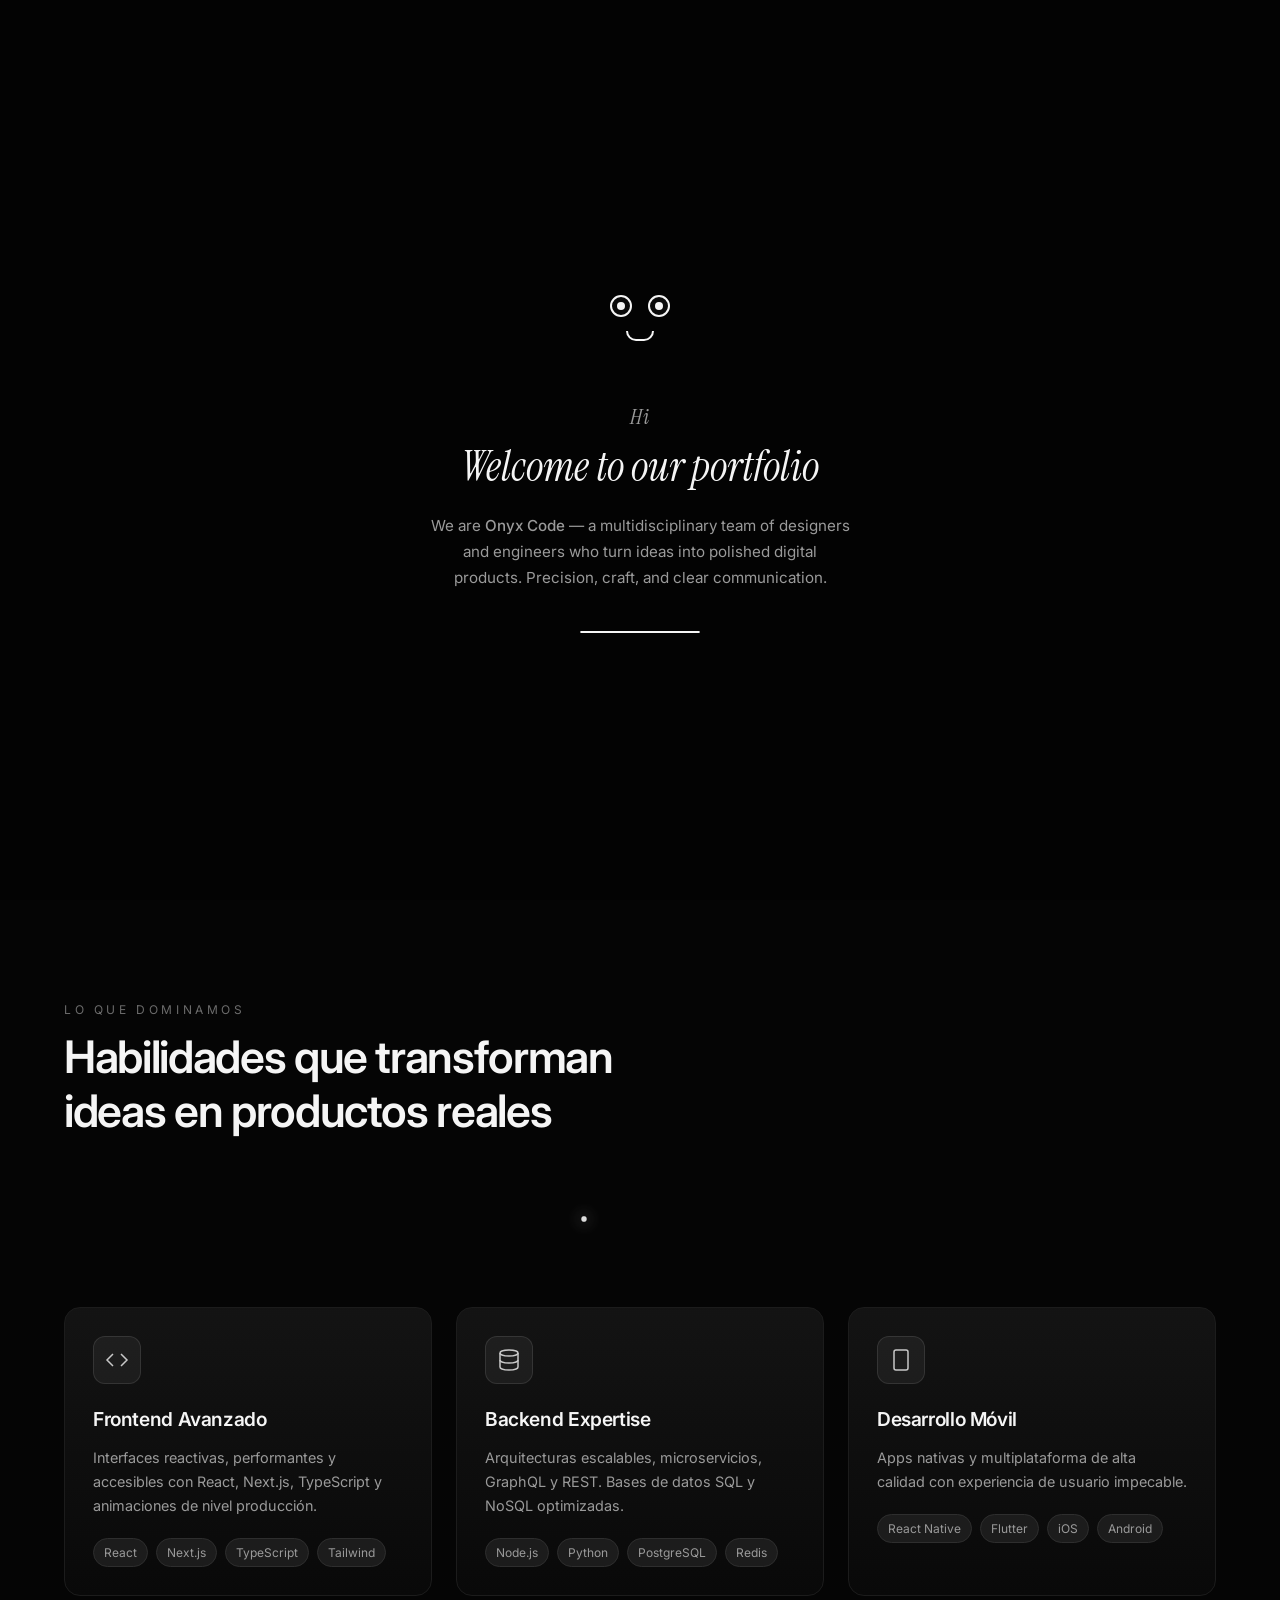
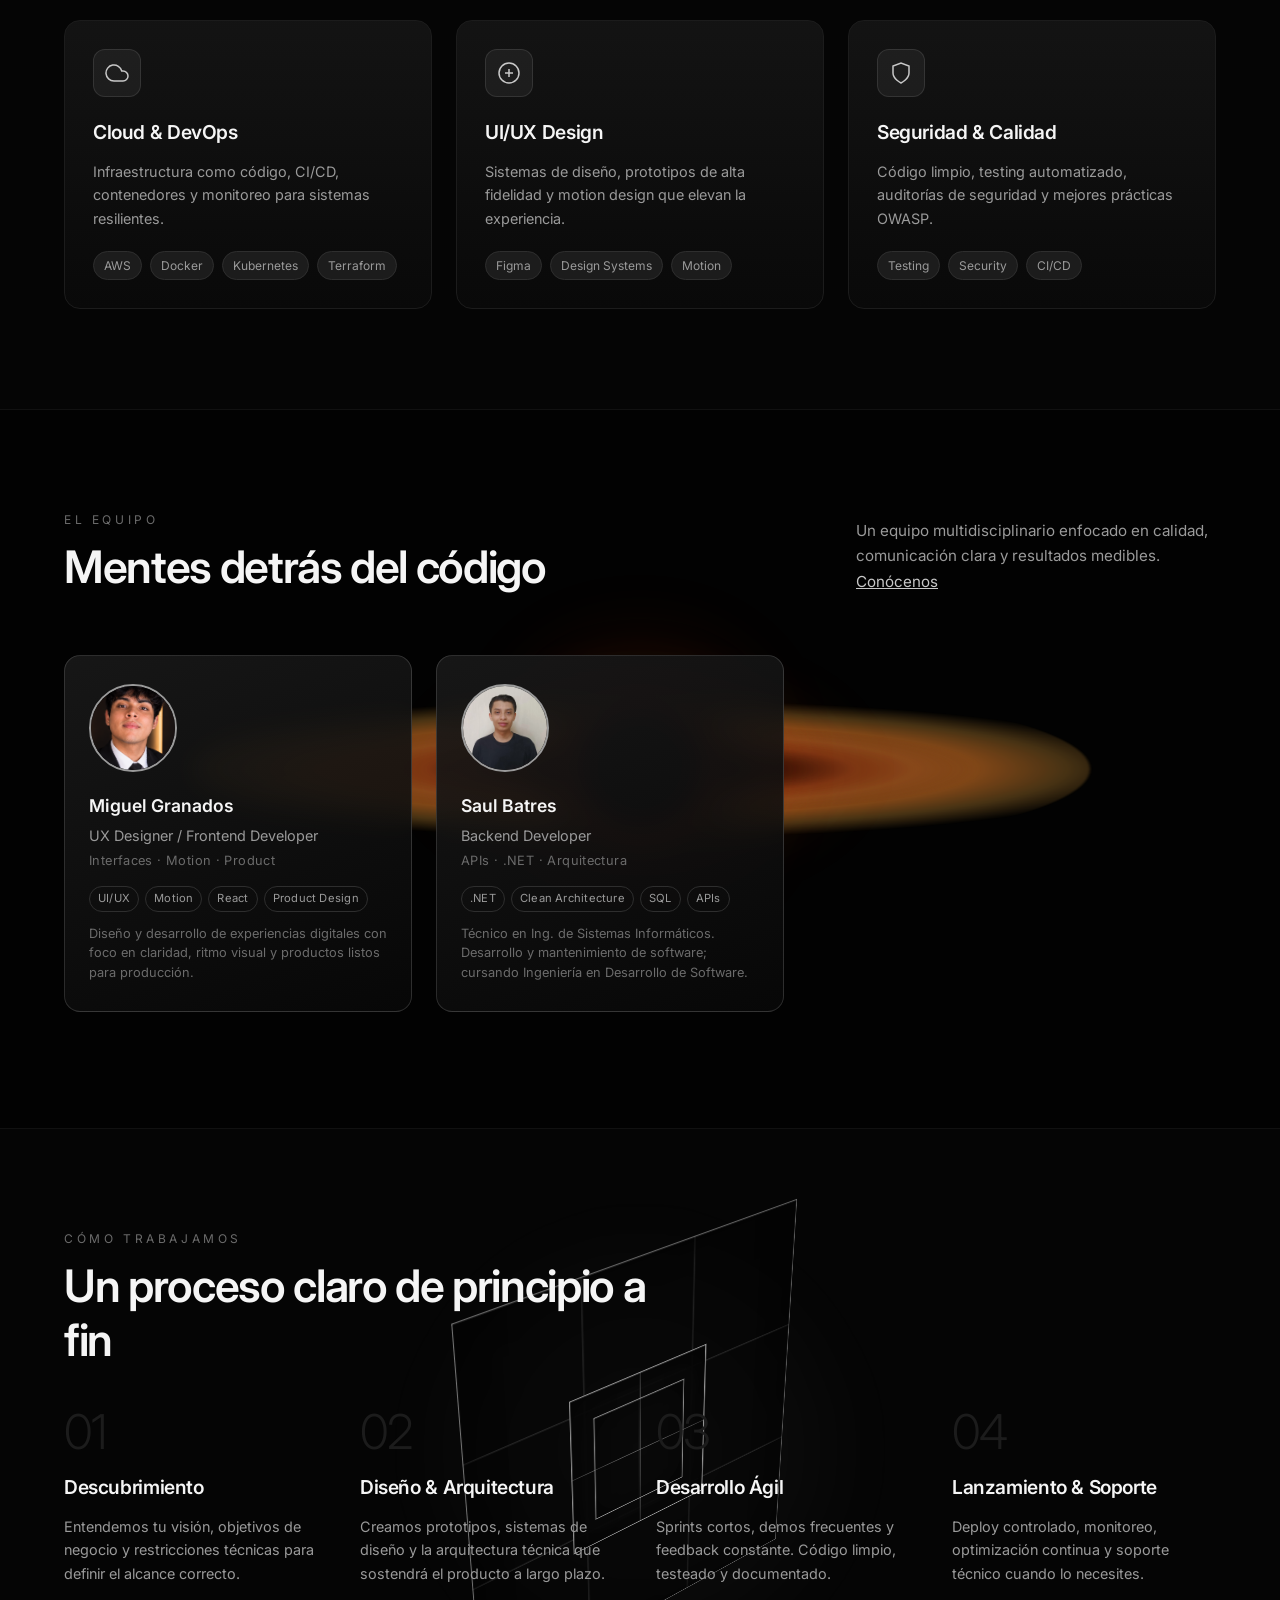
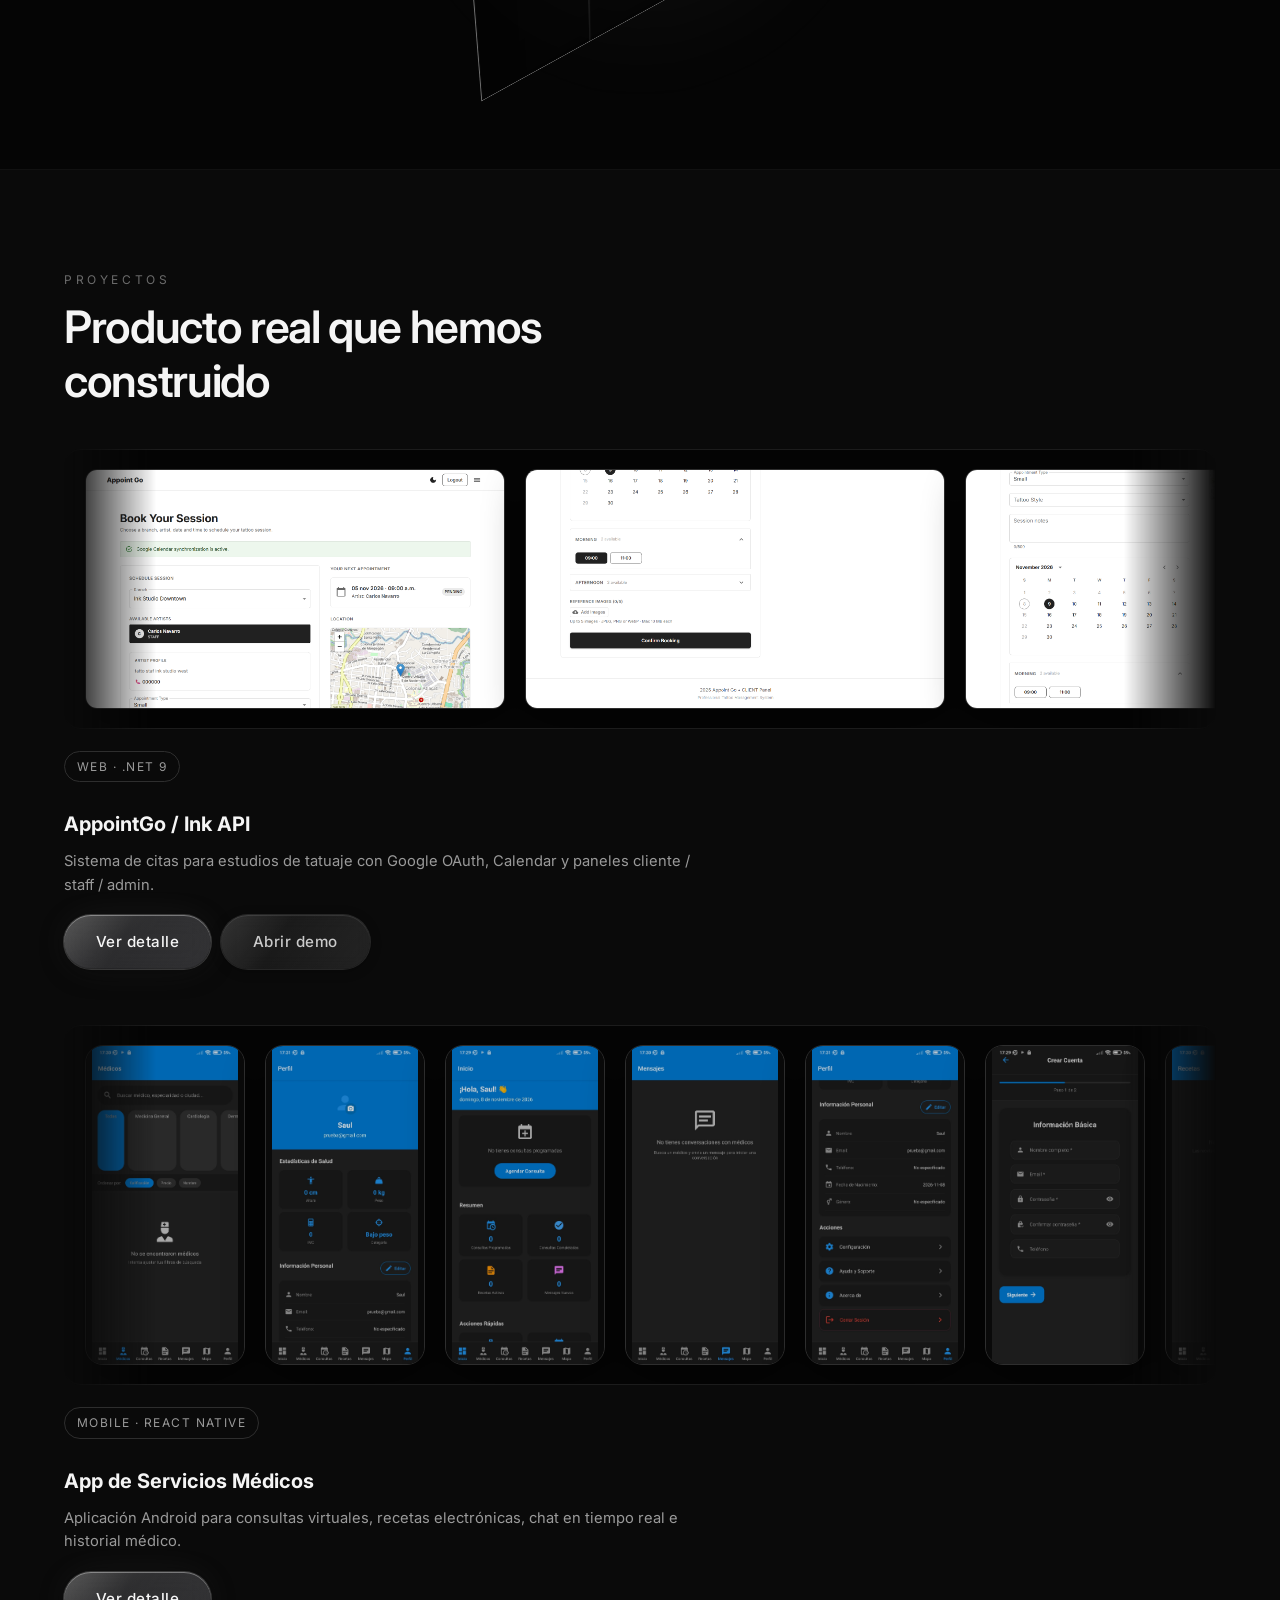
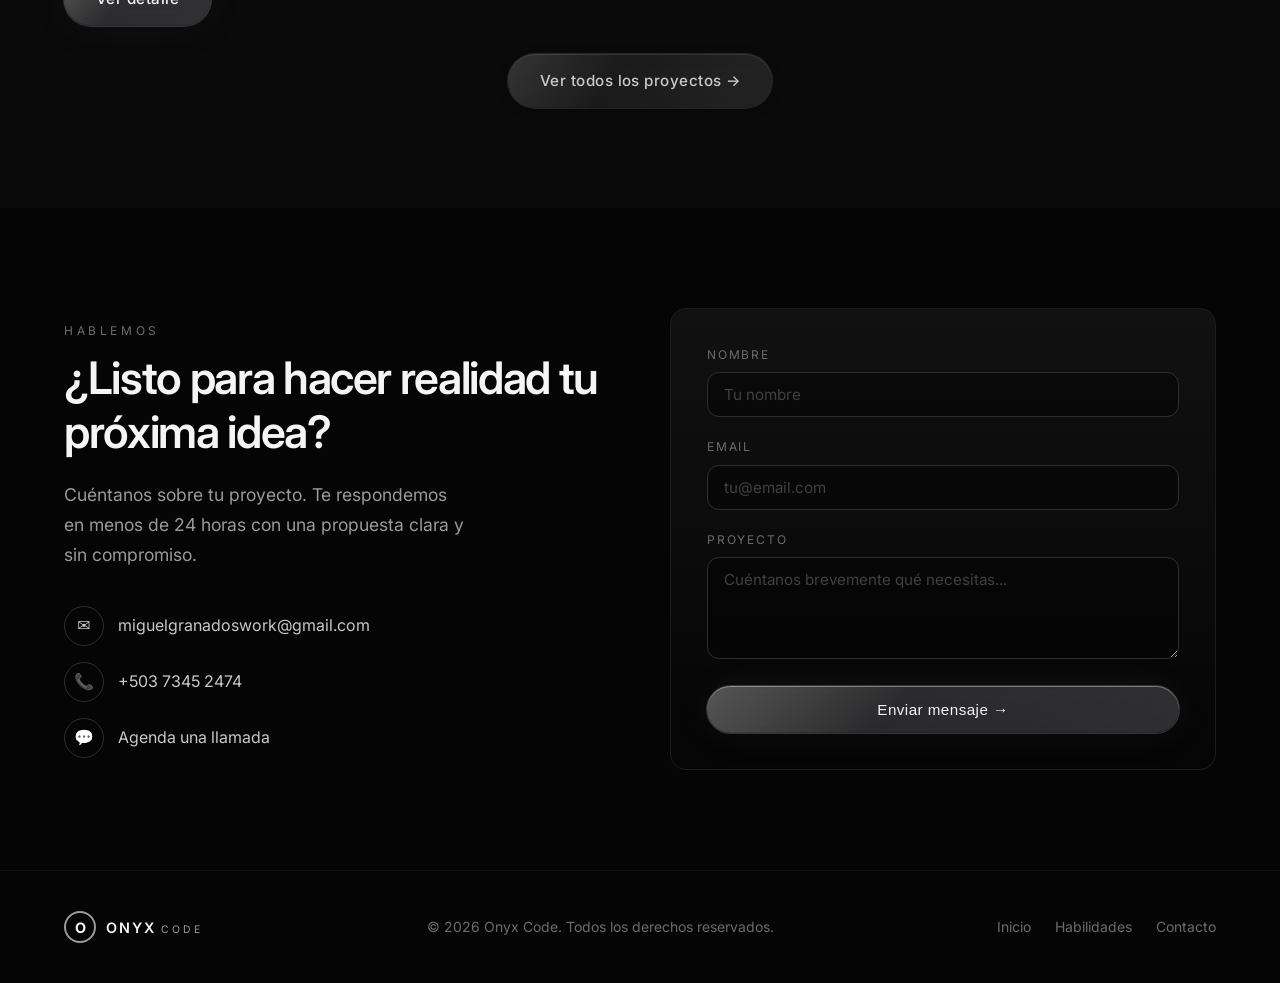
<file: index.html>
<!DOCTYPE html>
<html lang="es">
<head>
  <meta charset="UTF-8" />
  <meta name="viewport" content="width=device-width, initial-scale=1.0" />
  <title>ONYX CODE — Hacemos realidad tus ideas</title>
  <link rel="preconnect" href="https://fonts.googleapis.com" />
  <link rel="preconnect" href="https://fonts.gstatic.com" crossorigin />
  <link href="https://fonts.googleapis.com/css2?family=Inter:wght@300;400;500;600;700;800&family=Instrument+Serif:ital@0;1&family=Syne:wght@500;600;700;800&display=swap" rel="stylesheet" />
  <link rel="stylesheet" href="css/styles.css" />
</head>
<body>
  <!-- INTRO SEQUENCE -->
  <div id="intro" class="intro">
    <div class="intro-inner">
      <!-- Eyes / face icon -->
      <div class="intro-face" aria-hidden="true">
        <div class="intro-eye left">
          <div class="intro-pupil"></div>
        </div>
        <div class="intro-eye right">
          <div class="intro-pupil"></div>
        </div>
        <div class="intro-mouth"></div>
      </div>

      <div class="intro-text-block">
        <p class="intro-hi">Hi</p>
        <h1 class="intro-welcome">Welcome to our portfolio</h1>
        <p class="intro-desc">
          We are <strong>Onyx Code</strong> — a multidisciplinary team of designers and engineers
          who turn ideas into polished digital products. Precision, craft, and clear communication.
        </p>
      </div>

      <div class="intro-progress">
        <div class="intro-progress-bar"></div>
      </div>
    </div>
  </div>

  <!-- Navbar -->
  <header id="navbar" class="navbar">
    <div class="nav-container">
      <a href="#home" class="logo">
        <div class="logo-circle">O</div>
        <div class="logo-text">
          <span class="logo-name">ONYX</span>
          <span class="logo-sub">CODE</span>
        </div>
      </a>

      <nav class="nav-links" id="navLinks">
        <a href="index.html#home">Inicio</a>
        <a href="skills.html">Habilidades</a>
        <a href="team.html">Equipo</a>
        <a href="index.html#process">Proceso</a>
        <a href="projects.html">Proyectos</a>
        <a href="index.html#contact">Contacto</a>
      </nav>

      <a href="#contact" class="nav-cta">Empezar proyecto</a>

      <button class="menu-toggle" id="menuToggle" aria-label="Menú">
        <span></span>
        <span></span>
        <span></span>
      </button>
    </div>

    <!-- Mobile menu -->
    <div class="mobile-menu" id="mobileMenu">
      <a href="index.html#home">Inicio</a>
      <a href="skills.html">Habilidades</a>
      <a href="team.html">Equipo</a>
      <a href="index.html#process">Proceso</a>
      <a href="projects.html">Proyectos</a>
      <a href="index.html#contact">Contacto</a>
      <a href="index.html#contact" class="mobile-cta">Empezar proyecto</a>
    </div>
  </header>

  <main>
    <!-- HERO -->
    <section id="home" class="hero">
      <div class="hero-grid-bg"></div>
      <!-- Floating cubes animation -->
      <div class="cubes-scene" id="cubesScene" aria-hidden="true"></div>
      <div class="container hero-container">
        <div class="hero-left">
          <div class="hero-badge">
            <span class="badge-dot"></span>
            <span>Equipo de Desarrollo</span>
          </div>

          <!-- Frase animada dentro de marco cuadrado -->
          <div class="hero-phrase-wrap">
            <div class="phrase-frame">
              <span class="corner corner-tl"></span>
              <span class="corner corner-tr"></span>
              <span class="corner corner-bl"></span>
              <span class="corner corner-br"></span>
            </div>
            <h1 id="heroPhrase" class="hero-phrase"></h1>
          </div>

          <p class="hero-subtitle">
            Soluciones de software de alto nivel construidas sobre una base de
            excelencia técnica, diseño preciso y entrega confiable.
          </p>

          <div class="hero-buttons">
            <a href="#contact" class="btn btn-primary">Solicitar servicio</a>
            <a href="#skills" class="btn btn-outline">Ver habilidades</a>
          </div>
        </div>

        <!-- Carrusel de habilidades -->
        <div class="hero-right">
          <div class="skill-showcase" id="skillShowcase">
            <!-- Slides se generan con JS -->
          </div>
          <div class="showcase-accent showcase-accent-1"></div>
          <div class="showcase-accent showcase-accent-2"></div>
        </div>
      </div>
    </section>

    <!-- SKILLS -->
    <section id="skills" class="section skills">
      <div class="container">
        <div class="section-header">
          <span class="section-label">Lo que dominamos</span>
          <h2 class="section-title">Habilidades que transforman ideas en productos reales</h2>
        </div>

        <!-- Infinite symbol animation -->
        <div class="infinity-wrap" aria-hidden="true">
          <svg class="infinity-svg" viewBox="0 0 200 100" fill="none">
            <path class="infinity-path"
              d="M30,50 C30,20 70,20 100,50 C130,80 170,80 170,50 C170,20 130,20 100,50 C70,80 30,80 30,50" />
            <circle class="infinity-dot" r="3.5" />
          </svg>
        </div>

        <div class="skills-grid">
          <div class="skill-card">
            <div class="skill-icon">
              <svg viewBox="0 0 24 24" fill="none" stroke="currentColor" stroke-width="1.5"><path d="M16 18l6-6-6-6M8 6l-6 6 6 6"/></svg>
            </div>
            <h3>Frontend Avanzado</h3>
            <p>Interfaces reactivas, performantes y accesibles con React, Next.js, TypeScript y animaciones de nivel producción.</p>
            <div class="tags">
              <span>React</span><span>Next.js</span><span>TypeScript</span><span>Tailwind</span>
            </div>
          </div>

          <div class="skill-card">
            <div class="skill-icon">
              <svg viewBox="0 0 24 24" fill="none" stroke="currentColor" stroke-width="1.5"><ellipse cx="12" cy="5" rx="9" ry="3"/><path d="M21 12c0 1.66-4 3-9 3s-9-1.34-9-3"/><path d="M3 5v14c0 1.66 4 3 9 3s9-1.34 9-3V5"/></svg>
            </div>
            <h3>Backend Expertise</h3>
            <p>Arquitecturas escalables, microservicios, GraphQL y REST. Bases de datos SQL y NoSQL optimizadas.</p>
            <div class="tags">
              <span>Node.js</span><span>Python</span><span>PostgreSQL</span><span>Redis</span>
            </div>
          </div>

          <div class="skill-card">
            <div class="skill-icon">
              <svg viewBox="0 0 24 24" fill="none" stroke="currentColor" stroke-width="1.5"><rect x="5" y="2" width="14" height="20" rx="2"/><path d="M12 18h.01"/></svg>
            </div>
            <h3>Desarrollo Móvil</h3>
            <p>Apps nativas y multiplataforma de alta calidad con experiencia de usuario impecable.</p>
            <div class="tags">
              <span>React Native</span><span>Flutter</span><span>iOS</span><span>Android</span>
            </div>
          </div>

          <div class="skill-card">
            <div class="skill-icon">
              <svg viewBox="0 0 24 24" fill="none" stroke="currentColor" stroke-width="1.5"><path d="M18 10h-1.26A8 8 0 1 0 9 20h9a5 5 0 0 0 0-10z"/></svg>
            </div>
            <h3>Cloud & DevOps</h3>
            <p>Infraestructura como código, CI/CD, contenedores y monitoreo para sistemas resilientes.</p>
            <div class="tags">
              <span>AWS</span><span>Docker</span><span>Kubernetes</span><span>Terraform</span>
            </div>
          </div>

          <div class="skill-card">
            <div class="skill-icon">
              <svg viewBox="0 0 24 24" fill="none" stroke="currentColor" stroke-width="1.5"><circle cx="12" cy="12" r="10"/><path d="M12 8v8M8 12h8"/></svg>
            </div>
            <h3>UI/UX Design</h3>
            <p>Sistemas de diseño, prototipos de alta fidelidad y motion design que elevan la experiencia.</p>
            <div class="tags">
              <span>Figma</span><span>Design Systems</span><span>Motion</span>
            </div>
          </div>

          <div class="skill-card">
            <div class="skill-icon">
              <svg viewBox="0 0 24 24" fill="none" stroke="currentColor" stroke-width="1.5"><path d="M12 22s8-4 8-10V5l-8-3-8 3v7c0 6 8 10 8 10z"/></svg>
            </div>
            <h3>Seguridad & Calidad</h3>
            <p>Código limpio, testing automatizado, auditorías de seguridad y mejores prácticas OWASP.</p>
            <div class="tags">
              <span>Testing</span><span>Security</span><span>CI/CD</span>
            </div>
          </div>
        </div>
      </div>
    </section>

    <!-- TEAM / CREATORS -->
    <section id="team" class="section team">
      <div class="blackhole" aria-hidden="true">
        <div class="bh-disk"></div>
        <div class="bh-disk bh-disk-2"></div>
        <div class="bh-horizon"></div>
        <div class="bh-glow"></div>
      </div>

      <div class="container team-content">
        <div class="team-header">
          <div>
            <span class="section-label">El equipo</span>
            <h2 class="section-title">Mentes detrás del código</h2>
          </div>
          <p class="team-intro">Un equipo multidisciplinario enfocado en calidad, comunicación clara y resultados medibles. <a href="team.html" style="color:var(--gray-300);text-decoration:underline;">Conócenos</a></p>
        </div>

        <div class="team-grid team-grid-two">
          <div class="team-card team-card-featured">
            <div class="avatar avatar-photo"><img src="assets/team/miguel.png" alt="Miguel Granados" /></div>
            <h3>Miguel Granados</h3>
            <p class="role">UX Designer / Frontend Developer</p>
            <p class="focus">Interfaces · Motion · Product</p>
            <div class="team-skills">
              <span>UI/UX</span>
              <span>Motion</span>
              <span>React</span>
              <span>Product Design</span>
            </div>
            <p class="team-bio">
              Diseño y desarrollo de experiencias digitales con foco en claridad, ritmo visual y productos listos para producción.
            </p>
          </div>
          <div class="team-card team-card-featured">
            <div class="avatar avatar-photo"><img src="assets/team/saul.png" alt="Saul Batres" /></div>
            <h3>Saul Batres</h3>
            <p class="role">Backend Developer</p>
            <p class="focus">APIs · .NET · Arquitectura</p>
            <div class="team-skills">
              <span>.NET</span>
              <span>Clean Architecture</span>
              <span>SQL</span>
              <span>APIs</span>
            </div>
            <p class="team-bio">
              Técnico en Ing. de Sistemas Informáticos. Desarrollo y mantenimiento de software; cursando Ingeniería en Desarrollo de Software.
            </p>
          </div>
        </div>
      </div>
    </section>

    <!-- PROCESS -->
    <section id="process" class="section process">
      <!-- Wireframe Rubik-style 3D cube (only here) -->
      <div class="bg-cube-wrap" aria-hidden="true">
        <div class="bg-cube rubik-cube" id="processCube">
          <div class="bg-face front"></div>
          <div class="bg-face back"></div>
          <div class="bg-face right"></div>
          <div class="bg-face left"></div>
          <div class="bg-face top"></div>
          <div class="bg-face bottom"></div>
          <!-- Nested inner cubes for Rubik / wireframe depth -->
          <div class="inner-cube ic1">
            <div class="bg-face front"></div><div class="bg-face back"></div>
            <div class="bg-face right"></div><div class="bg-face left"></div>
            <div class="bg-face top"></div><div class="bg-face bottom"></div>
          </div>
          <div class="inner-cube ic2">
            <div class="bg-face front"></div><div class="bg-face back"></div>
            <div class="bg-face right"></div><div class="bg-face left"></div>
            <div class="bg-face top"></div><div class="bg-face bottom"></div>
          </div>
          <div class="inner-cube ic3">
            <div class="bg-face front"></div><div class="bg-face back"></div>
            <div class="bg-face right"></div><div class="bg-face left"></div>
            <div class="bg-face top"></div><div class="bg-face bottom"></div>
          </div>
        </div>
      </div>
      <div class="container process-content">
        <div class="section-header">
          <span class="section-label">Cómo trabajamos</span>
          <h2 class="section-title">Un proceso claro de principio a fin</h2>
        </div>

        <div class="process-grid">
          <div class="process-step">
            <div class="step-number">01</div>
            <h3>Descubrimiento</h3>
            <p>Entendemos tu visión, objetivos de negocio y restricciones técnicas para definir el alcance correcto.</p>
          </div>
          <div class="process-step">
            <div class="step-number">02</div>
            <h3>Diseño & Arquitectura</h3>
            <p>Creamos prototipos, sistemas de diseño y la arquitectura técnica que sostendrá el producto a largo plazo.</p>
          </div>
          <div class="process-step">
            <div class="step-number">03</div>
            <h3>Desarrollo Ágil</h3>
            <p>Sprints cortos, demos frecuentes y feedback constante. Código limpio, testeado y documentado.</p>
          </div>
          <div class="process-step">
            <div class="step-number">04</div>
            <h3>Lanzamiento & Soporte</h3>
            <p>Deploy controlado, monitoreo, optimización continua y soporte técnico cuando lo necesites.</p>
          </div>
        </div>
      </div>
    </section>

    <!-- PROJECTS -->
    <section id="projects" class="section projects">
      <div class="container">
        <div class="section-header">
          <span class="section-label">Proyectos</span>
          <h2 class="section-title">Producto real que hemos construido</h2>
        </div>

        <div class="home-projects-stack">
          <!-- AppointGo -->
          <article class="home-project-block">
            <div class="project-showcase home-carousel">
              <div class="screenshot-track track-web">
                <div class="shot web-shot"><img src="assets/projects/screen_7.png" alt="AppointGo booking" /></div>
                <div class="shot web-shot"><img src="assets/projects/screen_3.png" alt="Cliente" /></div>
                <div class="shot web-shot"><img src="assets/projects/screen_5.png" alt="Negocio" /></div>
                <div class="shot web-shot"><img src="assets/projects/screen_6.png" alt="Staff" /></div>
                <div class="shot web-shot"><img src="assets/projects/screen_8.png" alt="Panel" /></div>
                <div class="shot web-shot"><img src="assets/projects/screen_9.png" alt="Admin" /></div>
                <!-- exact duplicate for seamless loop -->
                <div class="shot web-shot"><img src="assets/projects/screen_7.png" alt="" /></div>
                <div class="shot web-shot"><img src="assets/projects/screen_3.png" alt="" /></div>
                <div class="shot web-shot"><img src="assets/projects/screen_5.png" alt="" /></div>
                <div class="shot web-shot"><img src="assets/projects/screen_6.png" alt="" /></div>
                <div class="shot web-shot"><img src="assets/projects/screen_8.png" alt="" /></div>
                <div class="shot web-shot"><img src="assets/projects/screen_9.png" alt="" /></div>
              </div>
            </div>
            <div class="home-project-body">
              <span class="project-tag">Web · .NET 9</span>
              <h3>AppointGo / Ink API</h3>
              <p>Sistema de citas para estudios de tatuaje con Google OAuth, Calendar y paneles cliente / staff / admin.</p>
              <div class="home-project-actions">
                <a href="projects.html#appointgo" class="btn btn-primary">Ver detalle</a>
                <a href="https://ink-frontend.onrender.com/" target="_blank" rel="noopener" class="btn btn-outline">Abrir demo</a>
              </div>
            </div>
          </article>

          <!-- Medical app -->
          <article class="home-project-block">
            <div class="project-showcase home-carousel mobile-carousel">
              <div class="screenshot-track track-mobile">
                <div class="shot phone-shot"><img src="assets/projects/med/med_1.jpg" alt="App médica 1" /></div>
                <div class="shot phone-shot"><img src="assets/projects/med/med_2.jpg" alt="App médica 2" /></div>
                <div class="shot phone-shot"><img src="assets/projects/med/med_3.jpg" alt="App médica 3" /></div>
                <div class="shot phone-shot"><img src="assets/projects/med/med_4.jpg" alt="App médica 4" /></div>
                <div class="shot phone-shot"><img src="assets/projects/med/med_5.jpg" alt="App médica 5" /></div>
                <div class="shot phone-shot"><img src="assets/projects/med/med_6.jpg" alt="App médica 6" /></div>
                <div class="shot phone-shot"><img src="assets/projects/med/med_7.jpg" alt="App médica 7" /></div>
                <div class="shot phone-shot"><img src="assets/projects/med/med_8.jpg" alt="App médica 8" /></div>
                <!-- exact duplicate set for seamless infinite loop -->
                <div class="shot phone-shot"><img src="assets/projects/med/med_1.jpg" alt="" /></div>
                <div class="shot phone-shot"><img src="assets/projects/med/med_2.jpg" alt="" /></div>
                <div class="shot phone-shot"><img src="assets/projects/med/med_3.jpg" alt="" /></div>
                <div class="shot phone-shot"><img src="assets/projects/med/med_4.jpg" alt="" /></div>
                <div class="shot phone-shot"><img src="assets/projects/med/med_5.jpg" alt="" /></div>
                <div class="shot phone-shot"><img src="assets/projects/med/med_6.jpg" alt="" /></div>
                <div class="shot phone-shot"><img src="assets/projects/med/med_7.jpg" alt="" /></div>
                <div class="shot phone-shot"><img src="assets/projects/med/med_8.jpg" alt="" /></div>
              </div>
            </div>
            <div class="home-project-body">
              <span class="project-tag">Mobile · React Native</span>
              <h3>App de Servicios Médicos</h3>
              <p>Aplicación Android para consultas virtuales, recetas electrónicas, chat en tiempo real e historial médico.</p>
              <div class="home-project-actions">
                <a href="projects.html#medapp" class="btn btn-primary">Ver detalle</a>
              </div>
            </div>
          </article>
        </div>

        <p style="margin-top:28px;text-align:center;">
          <a href="projects.html" class="btn btn-outline">Ver todos los proyectos →</a>
        </p>
      </div>
    </section>

    <!-- CONTACT -->
    <section id="contact" class="section contact">
      <div class="container contact-container contact-content">
        <div class="contact-left">
          <span class="section-label">Hablemos</span>
          <h2 class="section-title">¿Listo para hacer realidad tu próxima idea?</h2>
          <p class="contact-text">
            Cuéntanos sobre tu proyecto. Te respondemos en menos de 24 horas con una propuesta clara y sin compromiso.
          </p>
          <div class="contact-links">
            <a href="mailto:miguelgranadoswork@gmail.com" class="contact-link">
              <div class="contact-icon">✉</div>
              <span>miguelgranadoswork@gmail.com</span>
            </a>
            <a href="tel:+50373452474" class="contact-link">
              <div class="contact-icon">📞</div>
              <span>+503 7345 2474</span>
            </a>
            <a href="#contact" class="contact-link">
              <div class="contact-icon">💬</div>
              <span>Agenda una llamada</span>
            </a>
          </div>
        </div>

        <div class="contact-form-card">
          <form id="contactForm" action="https://formsubmit.co/miguelgranadoswork@gmail.com" method="POST">
            <input type="hidden" name="_subject" value="Nuevo mensaje desde Onyx Code" />
            <input type="hidden" name="_captcha" value="false" />
            <input type="hidden" name="_template" value="table" />
            <input type="text" name="_honey" style="display:none" tabindex="-1" autocomplete="off" />
            <div class="form-group">
              <label>Nombre</label>
              <input type="text" name="name" placeholder="Tu nombre" required />
            </div>
            <div class="form-group">
              <label>Email</label>
              <input type="email" name="email" placeholder="tu@email.com" required />
            </div>
            <div class="form-group">
              <label>Proyecto</label>
              <textarea name="message" rows="4" placeholder="Cuéntanos brevemente qué necesitas..." required></textarea>
            </div>
            <button type="submit" class="btn btn-primary btn-full">
              Enviar mensaje →
            </button>
          </form>
        </div>
      </div>
    </section>
  </main>

  <!-- FOOTER -->
  <footer class="footer">
    <div class="container footer-container">
      <div class="footer-logo">
        <div class="logo-circle small">O</div>
        <div>
          <span class="logo-name">ONYX</span>
          <span class="logo-sub">CODE</span>
        </div>
      </div>
      <p class="footer-copy">© <span id="year"></span> Onyx Code. Todos los derechos reservados.</p>
      <div class="footer-links">
        <a href="#home">Inicio</a>
        <a href="#skills">Habilidades</a>
        <a href="#contact">Contacto</a>
      </div>
    </div>
  </footer>

  <script src="js/main.js"></script>
</body>
</html>
</file>
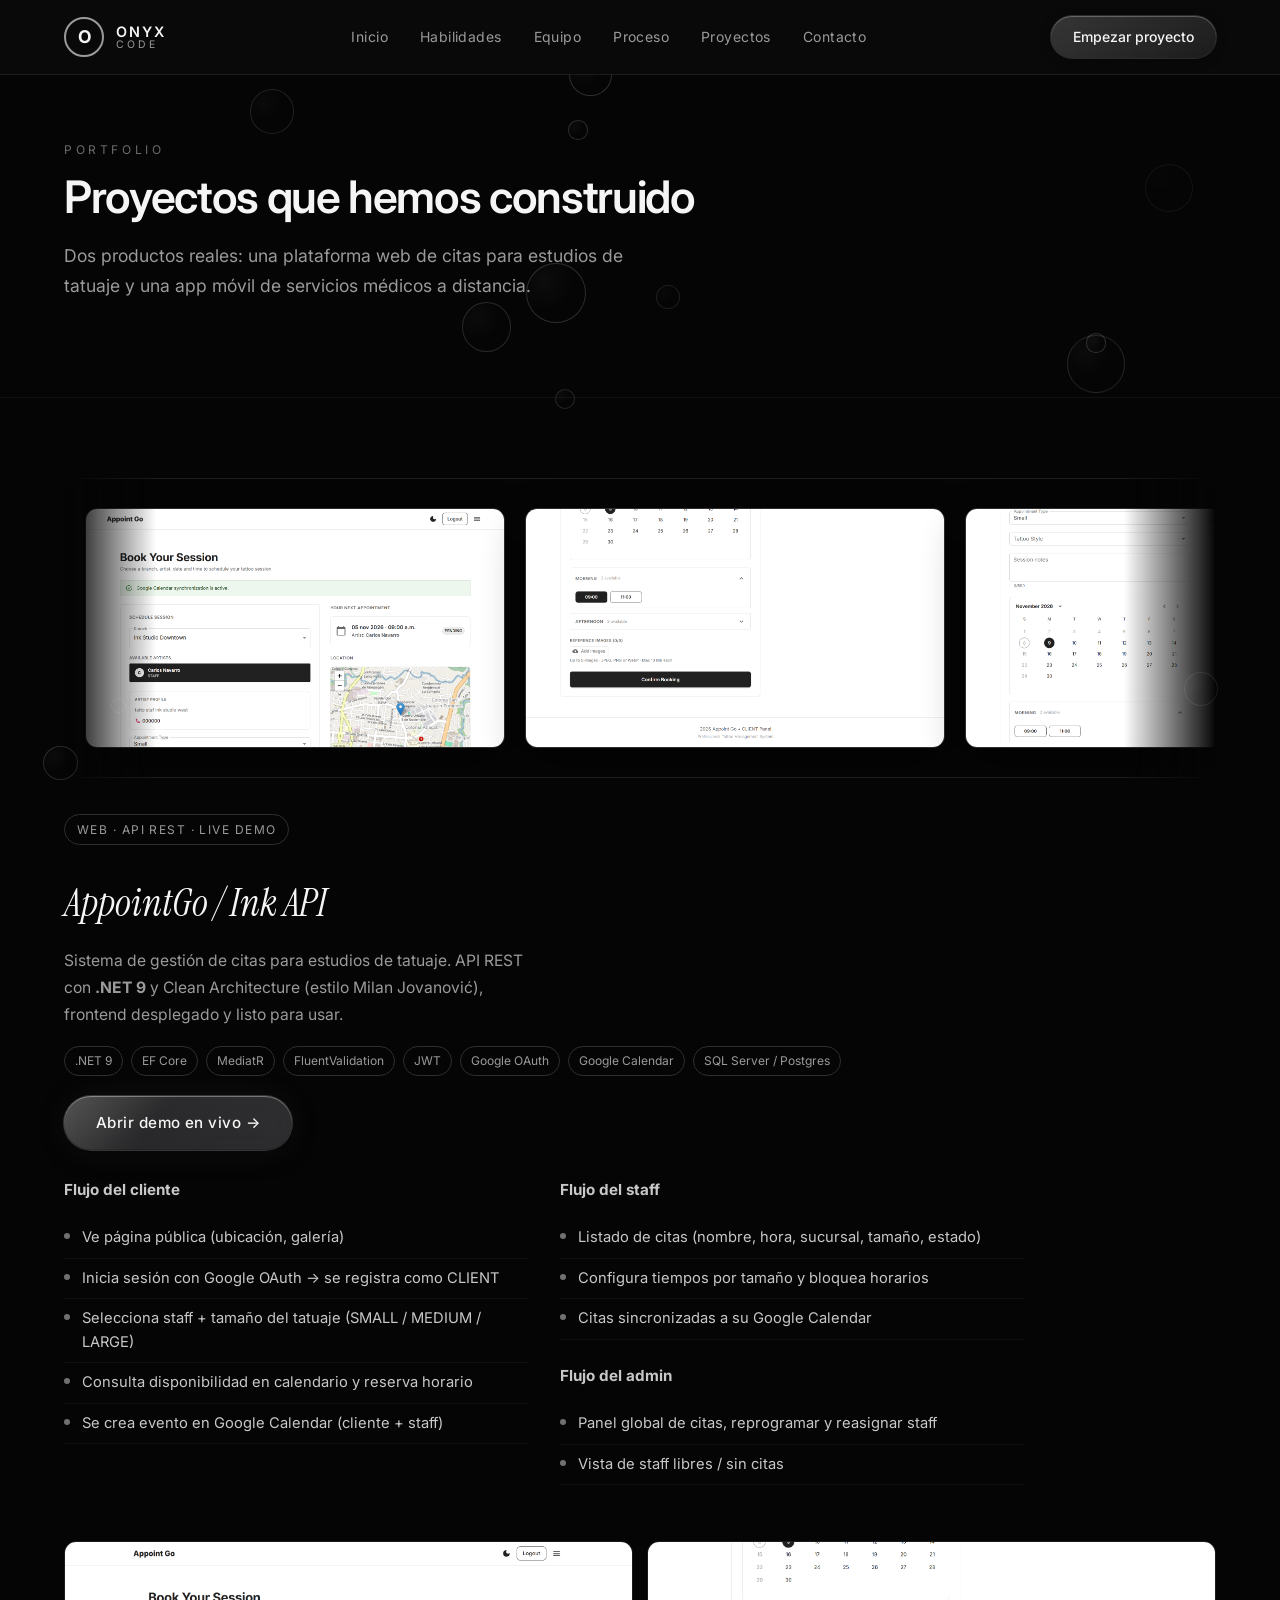
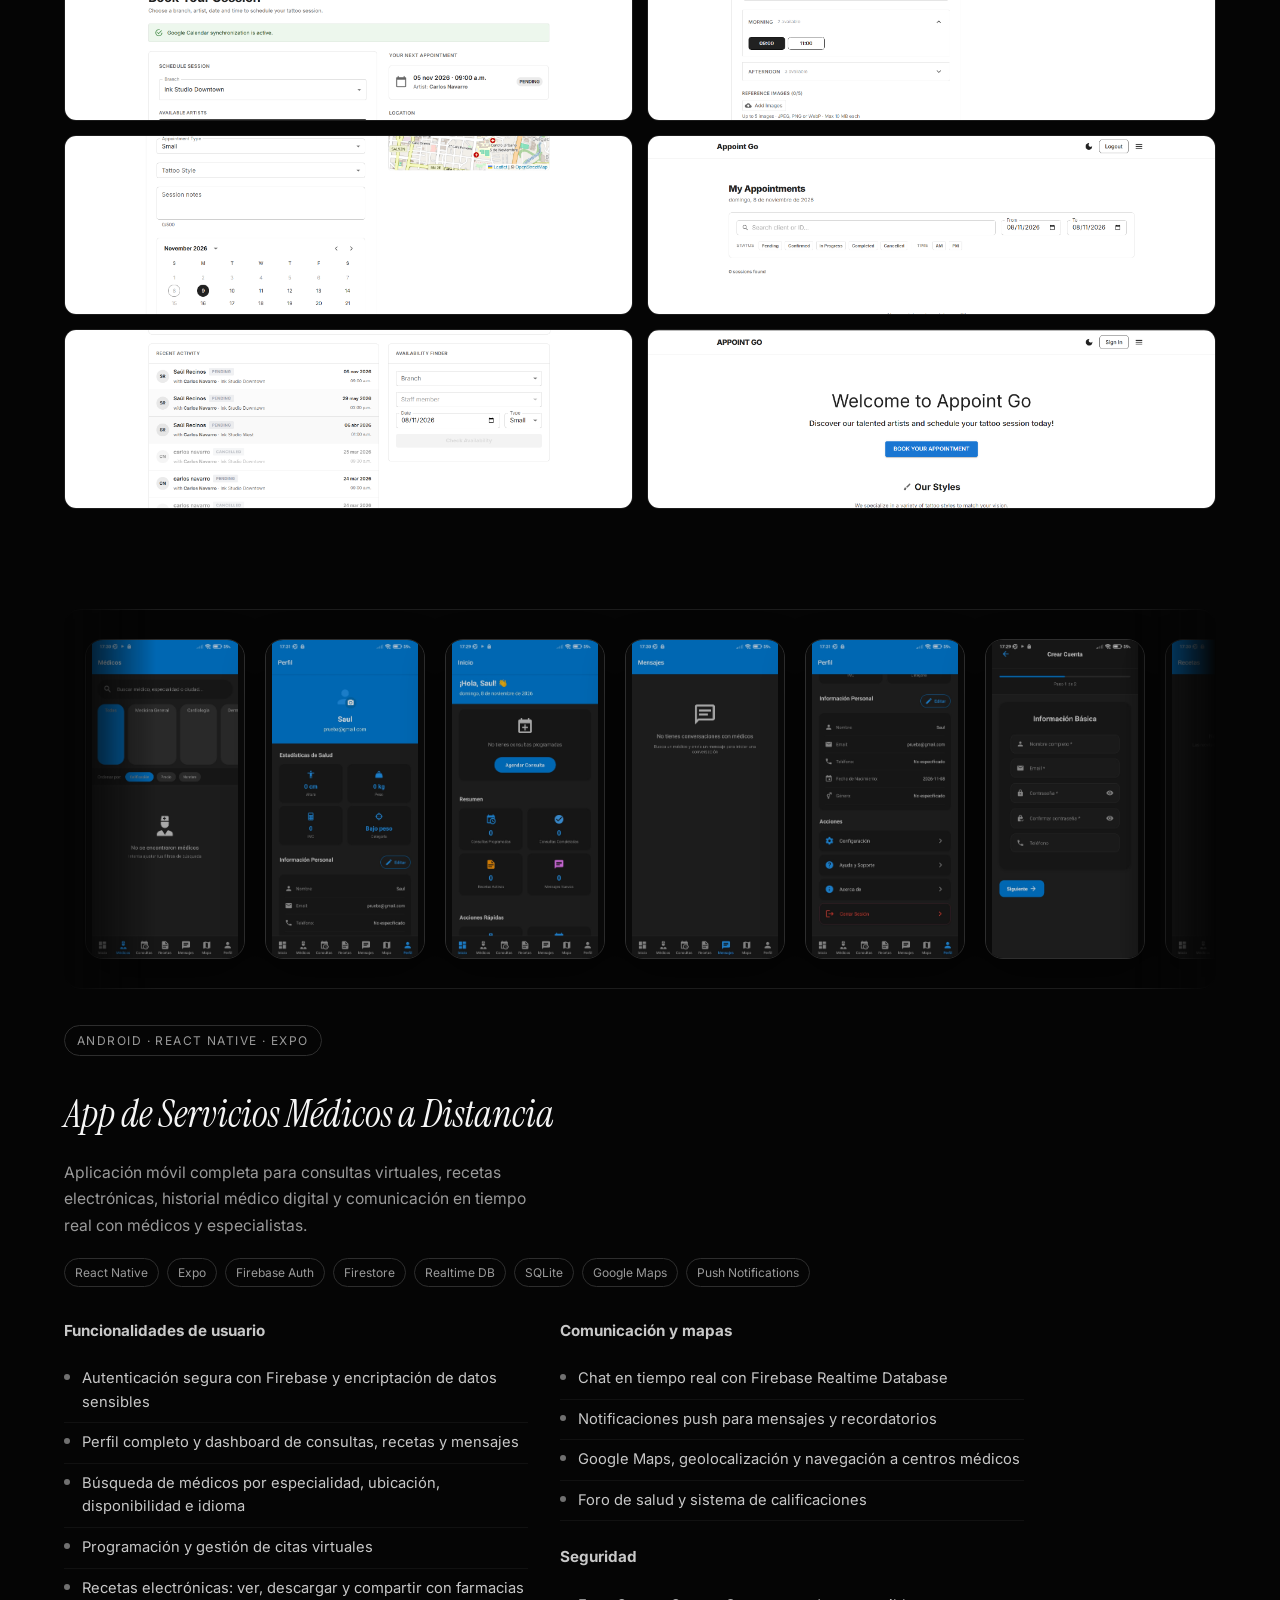
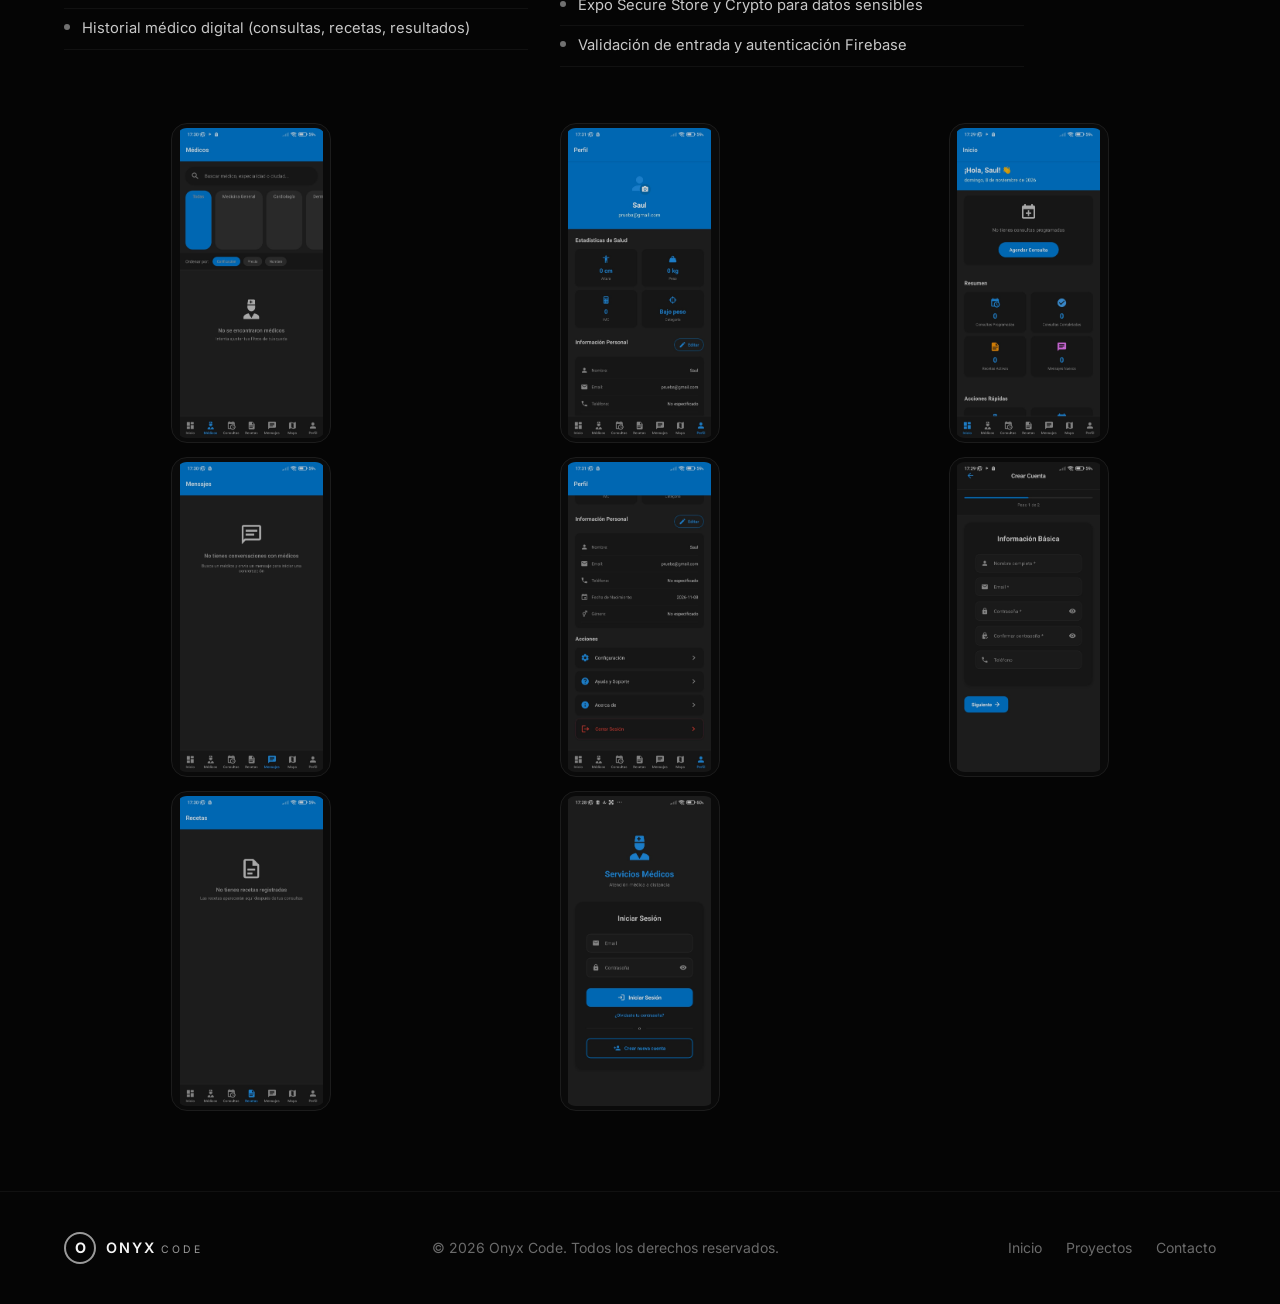
<file: projects.html>
<!DOCTYPE html>
<html lang="es">
<head>
  <meta charset="UTF-8" />
  <meta name="viewport" content="width=device-width, initial-scale=1.0" />
  <title>Proyectos — ONYX CODE</title>
  <link rel="preconnect" href="https://fonts.googleapis.com" />
  <link rel="preconnect" href="https://fonts.gstatic.com" crossorigin />
  <link href="https://fonts.googleapis.com/css2?family=Inter:wght@300;400;500;600;700;800&family=Instrument+Serif:ital@0;1&family=Syne:wght@500;600;700;800&display=swap" rel="stylesheet" />
  <link rel="stylesheet" href="css/styles.css" />
</head>
<body>
  <header id="navbar" class="navbar scrolled">
    <div class="nav-container">
      <a href="index.html" class="logo">
        <div class="logo-circle">O</div>
        <div class="logo-text">
          <span class="logo-name">ONYX</span>
          <span class="logo-sub">CODE</span>
        </div>
      </a>
      <nav class="nav-links" id="navLinks">
        <a href="index.html#home">Inicio</a>
        <a href="skills.html">Habilidades</a>
        <a href="team.html">Equipo</a>
        <a href="index.html#process">Proceso</a>
        <a href="projects.html">Proyectos</a>
        <a href="index.html#contact">Contacto</a>
      </nav>
      <a href="index.html#contact" class="nav-cta">Empezar proyecto</a>
      <button class="menu-toggle" id="menuToggle" aria-label="Menú"><span></span><span></span><span></span></button>
    </div>
    <div class="mobile-menu" id="mobileMenu">
      <a href="index.html#home">Inicio</a>
      <a href="skills.html">Habilidades</a>
      <a href="team.html">Equipo</a>
      <a href="projects.html">Proyectos</a>
      <a href="index.html#contact">Contacto</a>
      <a href="index.html#contact" class="mobile-cta">Empezar proyecto</a>
    </div>
  </header>

  <main>
    <div class="projects-float-circles" id="projectsCircles" aria-hidden="true"></div>

    <section class="page-hero">
      <div class="container">
        <span class="section-label">Portfolio</span>
        <h1 class="section-title">Proyectos que hemos construido</h1>
        <p class="contact-text" style="max-width:560px;margin-top:16px;">
          Dos productos reales: una plataforma web de citas para estudios de tatuaje y una app móvil de servicios médicos a distancia.
        </p>
      </div>
    </section>

    <section class="page-section">
      <div class="container">

        <!-- APPOINTGO -->
        <article class="detail-project" id="appointgo">
          <div class="project-showcase detail-carousel">
            <div class="screenshot-track">
              <div class="shot web-shot"><img src="assets/projects/screen_7.png" alt="Booking" /></div>
              <div class="shot web-shot"><img src="assets/projects/screen_3.png" alt="Cliente" /></div>
              <div class="shot web-shot"><img src="assets/projects/screen_5.png" alt="Negocio" /></div>
              <div class="shot web-shot"><img src="assets/projects/screen_6.png" alt="Staff" /></div>
              <div class="shot web-shot"><img src="assets/projects/screen_8.png" alt="Panel" /></div>
              <div class="shot web-shot"><img src="assets/projects/screen_9.png" alt="Admin" /></div>
              <div class="shot web-shot"><img src="assets/projects/screen_10.png" alt="Flujo" /></div>
              <div class="shot web-shot"><img src="assets/projects/screen_7.png" alt="" /></div>
              <div class="shot web-shot"><img src="assets/projects/screen_3.png" alt="" /></div>
              <div class="shot web-shot"><img src="assets/projects/screen_5.png" alt="" /></div>
            </div>
          </div>
          <div class="detail-text-block">
            <span class="project-tag">Web · API REST · Live demo</span>
            <h2 class="project-name" style="margin-top:12px;">AppointGo / Ink API</h2>
            <p class="project-desc">
              Sistema de gestión de citas para estudios de tatuaje. API REST con <strong style="color:var(--gray-200)">.NET 9</strong>
              y Clean Architecture (estilo Milan Jovanović), frontend desplegado y listo para usar.
            </p>
            <div class="detail-meta">
              <span>.NET 9</span><span>EF Core</span><span>MediatR</span><span>FluentValidation</span>
              <span>JWT</span><span>Google OAuth</span><span>Google Calendar</span><span>SQL Server / Postgres</span>
            </div>
            <p style="margin-bottom:16px;">
              <a href="https://ink-frontend.onrender.com/" target="_blank" rel="noopener" class="btn btn-primary">Abrir demo en vivo →</a>
            </p>
            <div class="detail-columns">
              <div>
                <h4 style="margin:12px 0 10px;font-size:0.95rem;color:var(--gray-300);">Flujo del cliente</h4>
                <ul class="detail-list">
                  <li>Ve página pública (ubicación, galería)</li>
                  <li>Inicia sesión con Google OAuth → se registra como CLIENT</li>
                  <li>Selecciona staff + tamaño del tatuaje (SMALL / MEDIUM / LARGE)</li>
                  <li>Consulta disponibilidad en calendario y reserva horario</li>
                  <li>Se crea evento en Google Calendar (cliente + staff)</li>
                </ul>
              </div>
              <div>
                <h4 style="margin:12px 0 10px;font-size:0.95rem;color:var(--gray-300);">Flujo del staff</h4>
                <ul class="detail-list">
                  <li>Listado de citas (nombre, hora, sucursal, tamaño, estado)</li>
                  <li>Configura tiempos por tamaño y bloquea horarios</li>
                  <li>Citas sincronizadas a su Google Calendar</li>
                </ul>
                <h4 style="margin:20px 0 10px;font-size:0.95rem;color:var(--gray-300);">Flujo del admin</h4>
                <ul class="detail-list">
                  <li>Panel global de citas, reprogramar y reasignar staff</li>
                  <li>Vista de staff libres / sin citas</li>
                </ul>
              </div>
            </div>
          </div>
          <div class="static-shots web-static" style="margin-top:32px;">
            <img src="assets/projects/screen_7.png" alt="Booking" />
            <img src="assets/projects/screen_3.png" alt="Cliente" />
            <img src="assets/projects/screen_5.png" alt="Negocio" />
            <img src="assets/projects/screen_6.png" alt="Staff" />
            <img src="assets/projects/screen_8.png" alt="Panel" />
            <img src="assets/projects/screen_9.png" alt="Admin" />
          </div>
        </article>

        <!-- MED APP -->
        <article class="detail-project" id="medapp">
          <div class="project-showcase detail-carousel mobile-carousel">
            <div class="screenshot-track track-mobile">
              <div class="shot phone-shot"><img src="assets/projects/med/med_1.jpg" alt="App 1" /></div>
              <div class="shot phone-shot"><img src="assets/projects/med/med_2.jpg" alt="App 2" /></div>
              <div class="shot phone-shot"><img src="assets/projects/med/med_3.jpg" alt="App 3" /></div>
              <div class="shot phone-shot"><img src="assets/projects/med/med_4.jpg" alt="App 4" /></div>
              <div class="shot phone-shot"><img src="assets/projects/med/med_5.jpg" alt="App 5" /></div>
              <div class="shot phone-shot"><img src="assets/projects/med/med_6.jpg" alt="App 6" /></div>
              <div class="shot phone-shot"><img src="assets/projects/med/med_7.jpg" alt="App 7" /></div>
              <div class="shot phone-shot"><img src="assets/projects/med/med_8.jpg" alt="App 8" /></div>
              <!-- exact duplicate -->
              <div class="shot phone-shot"><img src="assets/projects/med/med_1.jpg" alt="" /></div>
              <div class="shot phone-shot"><img src="assets/projects/med/med_2.jpg" alt="" /></div>
              <div class="shot phone-shot"><img src="assets/projects/med/med_3.jpg" alt="" /></div>
              <div class="shot phone-shot"><img src="assets/projects/med/med_4.jpg" alt="" /></div>
              <div class="shot phone-shot"><img src="assets/projects/med/med_5.jpg" alt="" /></div>
              <div class="shot phone-shot"><img src="assets/projects/med/med_6.jpg" alt="" /></div>
              <div class="shot phone-shot"><img src="assets/projects/med/med_7.jpg" alt="" /></div>
              <div class="shot phone-shot"><img src="assets/projects/med/med_8.jpg" alt="" /></div>
            </div>
          </div>
          <div class="detail-text-block">
            <span class="project-tag">Android · React Native · Expo</span>
            <h2 class="project-name" style="margin-top:12px;">App de Servicios Médicos a Distancia</h2>
            <p class="project-desc">
              Aplicación móvil completa para consultas virtuales, recetas electrónicas, historial médico digital
              y comunicación en tiempo real con médicos y especialistas.
            </p>
            <div class="detail-meta">
              <span>React Native</span><span>Expo</span><span>Firebase Auth</span><span>Firestore</span>
              <span>Realtime DB</span><span>SQLite</span><span>Google Maps</span><span>Push Notifications</span>
            </div>
            <div class="detail-columns">
              <div>
                <h4 style="margin:12px 0 10px;font-size:0.95rem;color:var(--gray-300);">Funcionalidades de usuario</h4>
                <ul class="detail-list">
                  <li>Autenticación segura con Firebase y encriptación de datos sensibles</li>
                  <li>Perfil completo y dashboard de consultas, recetas y mensajes</li>
                  <li>Búsqueda de médicos por especialidad, ubicación, disponibilidad e idioma</li>
                  <li>Programación y gestión de citas virtuales</li>
                  <li>Recetas electrónicas: ver, descargar y compartir con farmacias</li>
                  <li>Historial médico digital (consultas, recetas, resultados)</li>
                </ul>
              </div>
              <div>
                <h4 style="margin:12px 0 10px;font-size:0.95rem;color:var(--gray-300);">Comunicación y mapas</h4>
                <ul class="detail-list">
                  <li>Chat en tiempo real con Firebase Realtime Database</li>
                  <li>Notificaciones push para mensajes y recordatorios</li>
                  <li>Google Maps, geolocalización y navegación a centros médicos</li>
                  <li>Foro de salud y sistema de calificaciones</li>
                </ul>
                <h4 style="margin:20px 0 10px;font-size:0.95rem;color:var(--gray-300);">Seguridad</h4>
                <ul class="detail-list">
                  <li>Expo Secure Store y Crypto para datos sensibles</li>
                  <li>Validación de entrada y autenticación Firebase</li>
                </ul>
              </div>
            </div>
          </div>
          <div class="static-shots mobile-static" style="margin-top:32px;">
            <img src="assets/projects/med/med_1.jpg" alt="App 1" />
            <img src="assets/projects/med/med_2.jpg" alt="App 2" />
            <img src="assets/projects/med/med_3.jpg" alt="App 3" />
            <img src="assets/projects/med/med_4.jpg" alt="App 4" />
            <img src="assets/projects/med/med_5.jpg" alt="App 5" />
            <img src="assets/projects/med/med_6.jpg" alt="App 6" />
            <img src="assets/projects/med/med_7.jpg" alt="App 7" />
            <img src="assets/projects/med/med_8.jpg" alt="App 8" />
          </div>
        </article>

      </div>
    </section>
  </main>

  <footer class="footer">
    <div class="container footer-container">
      <div class="footer-logo">
        <div class="logo-circle small">O</div>
        <div><span class="logo-name">ONYX</span> <span class="logo-sub">CODE</span></div>
      </div>
      <p class="footer-copy">© <span id="year"></span> Onyx Code. Todos los derechos reservados.</p>
      <div class="footer-links">
        <a href="index.html">Inicio</a>
        <a href="projects.html">Proyectos</a>
        <a href="index.html#contact">Contacto</a>
      </div>
    </div>
  </footer>
  <script>
    document.getElementById("year").textContent = new Date().getFullYear();
    const menuToggle = document.getElementById("menuToggle");
    const mobileMenu = document.getElementById("mobileMenu");
    menuToggle.addEventListener("click", () => mobileMenu.classList.toggle("open"));
    mobileMenu.querySelectorAll("a").forEach((l) => l.addEventListener("click", () => mobileMenu.classList.remove("open")));
  </script>

  <script>
    (function initProjectCircles() {
      const root = document.getElementById("projectsCircles");
      if (!root) return;
      const count = 18;
      for (let i = 0; i < count; i++) {
        const el = document.createElement("span");
        el.className = "float-circle";
        const size = 12 + Math.random() * 48;
        el.style.width = size + "px";
        el.style.height = size + "px";
        el.style.left = Math.random() * 100 + "%";
        el.style.top = Math.random() * 100 + "%";
        el.style.animationDuration = 14 + Math.random() * 18 + "s";
        el.style.animationDelay = -Math.random() * 20 + "s";
        el.style.opacity = 0.15 + Math.random() * 0.35;
        root.appendChild(el);
      }
    })();
  </script>
</body>
</html>
</file>
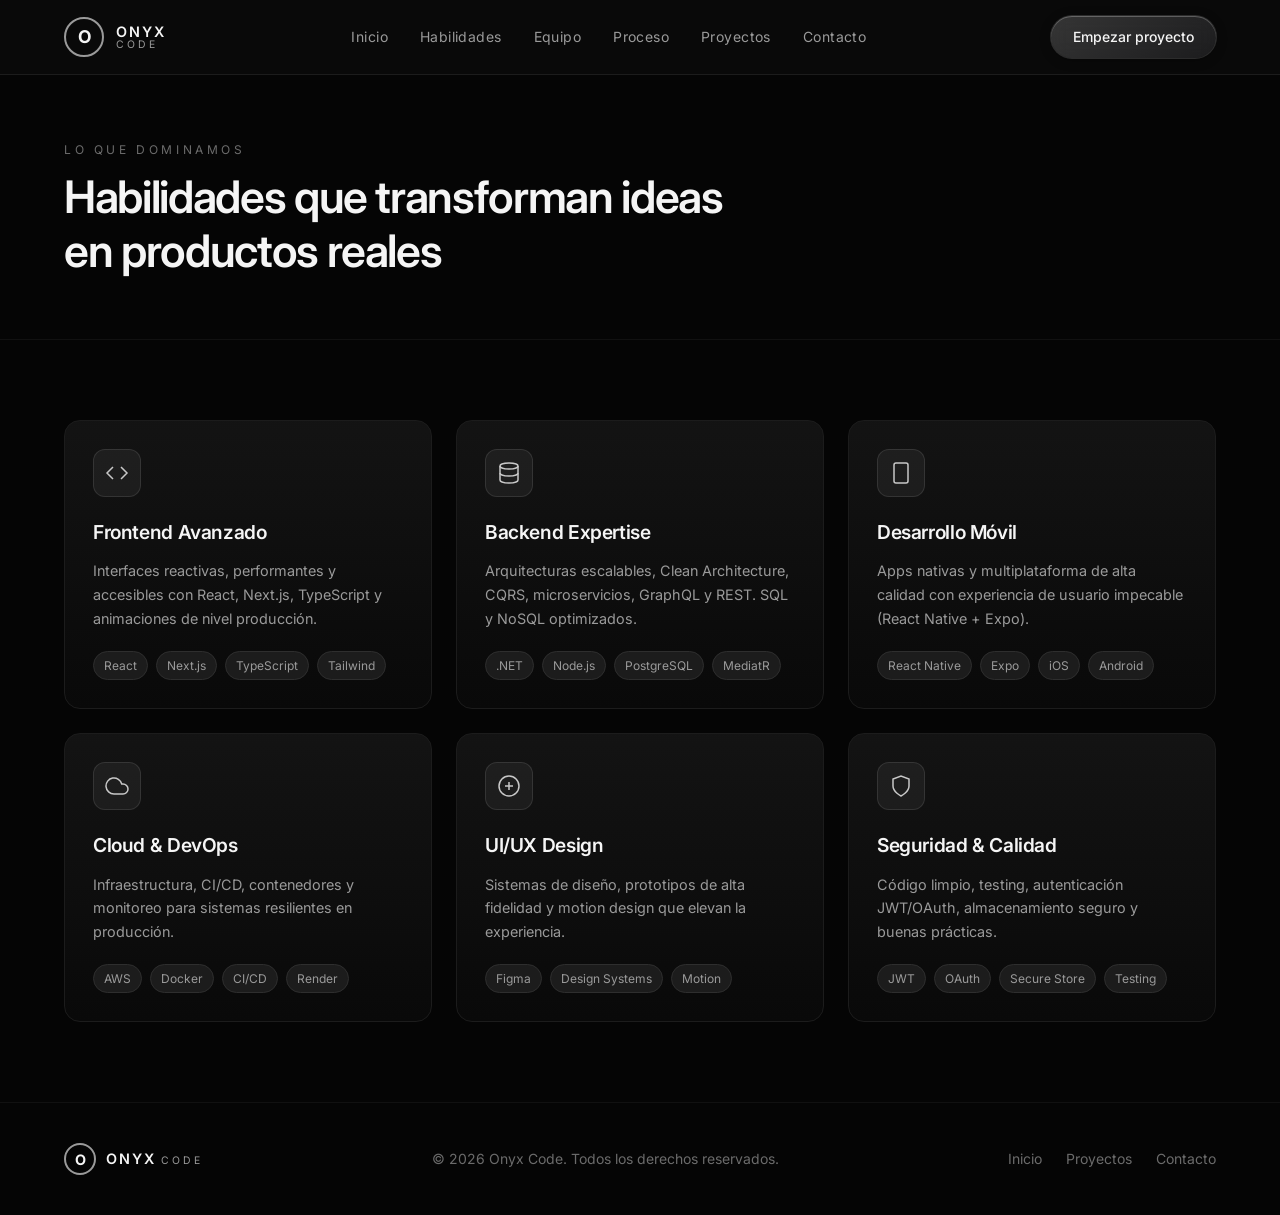
<file: skills.html>
<!DOCTYPE html>
<html lang="es">
<head>
  <meta charset="UTF-8" />
  <meta name="viewport" content="width=device-width, initial-scale=1.0" />
  <title>Habilidades — ONYX CODE</title>
  <link rel="preconnect" href="https://fonts.googleapis.com" />
  <link rel="preconnect" href="https://fonts.gstatic.com" crossorigin />
  <link href="https://fonts.googleapis.com/css2?family=Inter:wght@300;400;500;600;700;800&family=Instrument+Serif:ital@0;1&family=Syne:wght@500;600;700;800&display=swap" rel="stylesheet" />
  <link rel="stylesheet" href="css/styles.css" />
</head>
<body>
  <header id="navbar" class="navbar scrolled">
    <div class="nav-container">
      <a href="index.html" class="logo">
        <div class="logo-circle">O</div>
        <div class="logo-text">
          <span class="logo-name">ONYX</span>
          <span class="logo-sub">CODE</span>
        </div>
      </a>
      <nav class="nav-links" id="navLinks">
        <a href="index.html#home">Inicio</a>
        <a href="skills.html">Habilidades</a>
        <a href="team.html">Equipo</a>
        <a href="index.html#process">Proceso</a>
        <a href="projects.html">Proyectos</a>
        <a href="index.html#contact">Contacto</a>
      </nav>
      <a href="index.html#contact" class="nav-cta">Empezar proyecto</a>
      <button class="menu-toggle" id="menuToggle" aria-label="Menú"><span></span><span></span><span></span></button>
    </div>
    <div class="mobile-menu" id="mobileMenu">
      <a href="index.html#home">Inicio</a>
      <a href="skills.html">Habilidades</a>
      <a href="team.html">Equipo</a>
      <a href="projects.html">Proyectos</a>
      <a href="index.html#contact">Contacto</a>
      <a href="index.html#contact" class="mobile-cta">Empezar proyecto</a>
    </div>
  </header>

  <main>
    <section class="page-hero">
      <div class="container">
        <span class="section-label">Lo que dominamos</span>
        <h1 class="section-title">Habilidades que transforman ideas en productos reales</h1>
      </div>
    </section>

    <section class="page-section">
      <div class="container">
        <div class="skills-page-grid">
          <div class="skill-card">
            <div class="skill-icon">
              <svg viewBox="0 0 24 24" fill="none" stroke="currentColor" stroke-width="1.5"><path d="M16 18l6-6-6-6M8 6l-6 6 6 6"/></svg>
            </div>
            <h3>Frontend Avanzado</h3>
            <p>Interfaces reactivas, performantes y accesibles con React, Next.js, TypeScript y animaciones de nivel producción.</p>
            <div class="tags"><span>React</span><span>Next.js</span><span>TypeScript</span><span>Tailwind</span></div>
          </div>
          <div class="skill-card">
            <div class="skill-icon">
              <svg viewBox="0 0 24 24" fill="none" stroke="currentColor" stroke-width="1.5"><ellipse cx="12" cy="5" rx="9" ry="3"/><path d="M21 12c0 1.66-4 3-9 3s-9-1.34-9-3"/><path d="M3 5v14c0 1.66 4 3 9 3s9-1.34 9-3V5"/></svg>
            </div>
            <h3>Backend Expertise</h3>
            <p>Arquitecturas escalables, Clean Architecture, CQRS, microservicios, GraphQL y REST. SQL y NoSQL optimizados.</p>
            <div class="tags"><span>.NET</span><span>Node.js</span><span>PostgreSQL</span><span>MediatR</span></div>
          </div>
          <div class="skill-card">
            <div class="skill-icon">
              <svg viewBox="0 0 24 24" fill="none" stroke="currentColor" stroke-width="1.5"><rect x="5" y="2" width="14" height="20" rx="2"/><path d="M12 18h.01"/></svg>
            </div>
            <h3>Desarrollo Móvil</h3>
            <p>Apps nativas y multiplataforma de alta calidad con experiencia de usuario impecable (React Native + Expo).</p>
            <div class="tags"><span>React Native</span><span>Expo</span><span>iOS</span><span>Android</span></div>
          </div>
          <div class="skill-card">
            <div class="skill-icon">
              <svg viewBox="0 0 24 24" fill="none" stroke="currentColor" stroke-width="1.5"><path d="M18 10h-1.26A8 8 0 1 0 9 20h9a5 5 0 0 0 0-10z"/></svg>
            </div>
            <h3>Cloud &amp; DevOps</h3>
            <p>Infraestructura, CI/CD, contenedores y monitoreo para sistemas resilientes en producción.</p>
            <div class="tags"><span>AWS</span><span>Docker</span><span>CI/CD</span><span>Render</span></div>
          </div>
          <div class="skill-card">
            <div class="skill-icon">
              <svg viewBox="0 0 24 24" fill="none" stroke="currentColor" stroke-width="1.5"><circle cx="12" cy="12" r="10"/><path d="M12 8v8M8 12h8"/></svg>
            </div>
            <h3>UI/UX Design</h3>
            <p>Sistemas de diseño, prototipos de alta fidelidad y motion design que elevan la experiencia.</p>
            <div class="tags"><span>Figma</span><span>Design Systems</span><span>Motion</span></div>
          </div>
          <div class="skill-card">
            <div class="skill-icon">
              <svg viewBox="0 0 24 24" fill="none" stroke="currentColor" stroke-width="1.5"><path d="M12 22s8-4 8-10V5l-8-3-8 3v7c0 6 8 10 8 10z"/></svg>
            </div>
            <h3>Seguridad &amp; Calidad</h3>
            <p>Código limpio, testing, autenticación JWT/OAuth, almacenamiento seguro y buenas prácticas.</p>
            <div class="tags"><span>JWT</span><span>OAuth</span><span>Secure Store</span><span>Testing</span></div>
          </div>
        </div>
      </div>
    </section>
  </main>

  <footer class="footer">
    <div class="container footer-container">
      <div class="footer-logo">
        <div class="logo-circle small">O</div>
        <div><span class="logo-name">ONYX</span> <span class="logo-sub">CODE</span></div>
      </div>
      <p class="footer-copy">© <span id="year"></span> Onyx Code. Todos los derechos reservados.</p>
      <div class="footer-links">
        <a href="index.html">Inicio</a>
        <a href="projects.html">Proyectos</a>
        <a href="index.html#contact">Contacto</a>
      </div>
    </div>
  </footer>
  <script>
    document.getElementById("year").textContent = new Date().getFullYear();
    const menuToggle = document.getElementById("menuToggle");
    const mobileMenu = document.getElementById("mobileMenu");
    menuToggle.addEventListener("click", () => mobileMenu.classList.toggle("open"));
    mobileMenu.querySelectorAll("a").forEach((l) => l.addEventListener("click", () => mobileMenu.classList.remove("open")));
  </script>
</body>
</html>
</file>
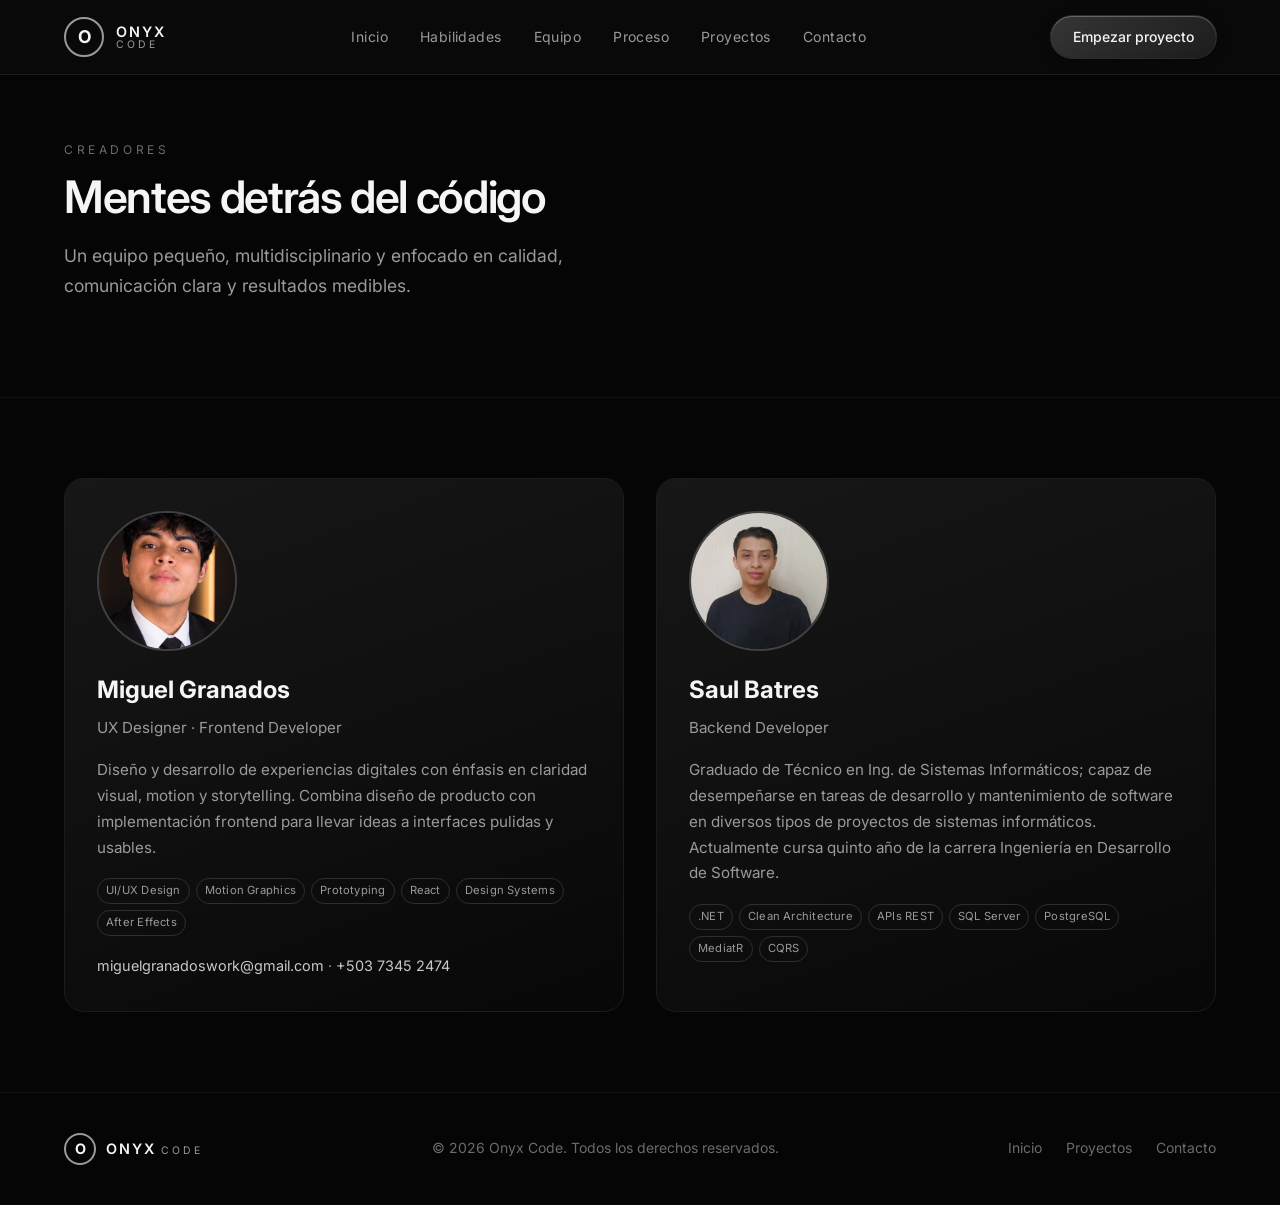
<file: team.html>
<!DOCTYPE html>
<html lang="es">
<head>
  <meta charset="UTF-8" />
  <meta name="viewport" content="width=device-width, initial-scale=1.0" />
  <title>Equipo — ONYX CODE</title>
  <link rel="preconnect" href="https://fonts.googleapis.com" />
  <link rel="preconnect" href="https://fonts.gstatic.com" crossorigin />
  <link href="https://fonts.googleapis.com/css2?family=Inter:wght@300;400;500;600;700;800&family=Instrument+Serif:ital@0;1&family=Syne:wght@500;600;700;800&display=swap" rel="stylesheet" />
  <link rel="stylesheet" href="css/styles.css" />
</head>
<body>
  <header id="navbar" class="navbar scrolled">
    <div class="nav-container">
      <a href="index.html" class="logo">
        <div class="logo-circle">O</div>
        <div class="logo-text">
          <span class="logo-name">ONYX</span>
          <span class="logo-sub">CODE</span>
        </div>
      </a>
      <nav class="nav-links" id="navLinks">
        <a href="index.html#home">Inicio</a>
        <a href="skills.html">Habilidades</a>
        <a href="team.html">Equipo</a>
        <a href="index.html#process">Proceso</a>
        <a href="projects.html">Proyectos</a>
        <a href="index.html#contact">Contacto</a>
      </nav>
      <a href="index.html#contact" class="nav-cta">Empezar proyecto</a>
      <button class="menu-toggle" id="menuToggle" aria-label="Menú"><span></span><span></span><span></span></button>
    </div>
    <div class="mobile-menu" id="mobileMenu">
      <a href="index.html#home">Inicio</a>
      <a href="skills.html">Habilidades</a>
      <a href="team.html">Equipo</a>
      <a href="projects.html">Proyectos</a>
      <a href="index.html#contact">Contacto</a>
      <a href="index.html#contact" class="mobile-cta">Empezar proyecto</a>
    </div>
  </header>

  <main>
    <section class="page-hero">
      <div class="container">
        <span class="section-label">Creadores</span>
        <h1 class="section-title">Mentes detrás del código</h1>
        <p class="contact-text" style="max-width:560px;margin-top:16px;">
          Un equipo pequeño, multidisciplinario y enfocado en calidad, comunicación clara y resultados medibles.
        </p>
      </div>
    </section>

    <section class="page-section">
      <div class="container">
        <div class="creator-grid">

          <article class="creator-card">
            <div class="creator-photo">
              <img src="assets/team/miguel.png" alt="Miguel Granados" />
            </div>
            <h3>Miguel Granados</h3>
            <p class="role">UX Designer · Frontend Developer</p>
            <p>
              Diseño y desarrollo de experiencias digitales con énfasis en claridad visual, motion y storytelling.
              Combina diseño de producto con implementación frontend para llevar ideas a interfaces pulidas y usables.
            </p>
            <div class="team-skills" style="margin-top:18px;">
              <span>UI/UX Design</span>
              <span>Motion Graphics</span>
              <span>Prototyping</span>
              <span>React</span>
              <span>Design Systems</span>
              <span>After Effects</span>
            </div>
            <p style="margin-top:18px;font-size:0.9rem;">
              <a href="mailto:miguelgranadoswork@gmail.com" style="color:var(--gray-300);">miguelgranadoswork@gmail.com</a>
              · <a href="tel:+50373452474" style="color:var(--gray-300);">+503 7345 2474</a>
            </p>
          </article>

          <article class="creator-card">
            <div class="creator-photo">
              <img src="assets/team/saul.png" alt="Saul Batres" />
            </div>
            <h3>Saul Batres</h3>
            <p class="role">Backend Developer</p>
            <p>
              Graduado de Técnico en Ing. de Sistemas Informáticos; capaz de desempeñarse en tareas de desarrollo
              y mantenimiento de software en diversos tipos de proyectos de sistemas informáticos.
              Actualmente cursa quinto año de la carrera Ingeniería en Desarrollo de Software.
            </p>
            <div class="team-skills" style="margin-top:18px;">
              <span>.NET</span>
              <span>Clean Architecture</span>
              <span>APIs REST</span>
              <span>SQL Server</span>
              <span>PostgreSQL</span>
              <span>MediatR</span>
              <span>CQRS</span>
            </div>
          </article>

        </div>
      </div>
    </section>
  </main>

  <footer class="footer">
    <div class="container footer-container">
      <div class="footer-logo">
        <div class="logo-circle small">O</div>
        <div><span class="logo-name">ONYX</span> <span class="logo-sub">CODE</span></div>
      </div>
      <p class="footer-copy">© <span id="year"></span> Onyx Code. Todos los derechos reservados.</p>
      <div class="footer-links">
        <a href="index.html">Inicio</a>
        <a href="projects.html">Proyectos</a>
        <a href="index.html#contact">Contacto</a>
      </div>
    </div>
  </footer>
  <script>
    document.getElementById("year").textContent = new Date().getFullYear();
    const menuToggle = document.getElementById("menuToggle");
    const mobileMenu = document.getElementById("mobileMenu");
    menuToggle.addEventListener("click", () => mobileMenu.classList.toggle("open"));
    mobileMenu.querySelectorAll("a").forEach((l) => l.addEventListener("click", () => mobileMenu.classList.remove("open")));
  </script>
</body>
</html>
</file>
<file: css/styles.css>
/* ============================================
   ONYX CODE — Estilos principales
   Colores: negro / grises / blanco
   ============================================ */

:root {
  --black: #050505;
  --gray-950: #0a0a0a;
  --gray-900: #111111;
  --gray-800: #1c1c1c;
  --gray-700: #2e2e2e;
  --gray-600: #404040;
  --gray-500: #6b6b6b;
  --gray-400: #9a9a9a;
  --gray-300: #c8c8c8;
  --white: #f5f5f5;
  --font-sans: "Inter", system-ui, -apple-system, sans-serif;
  --font-display: "Instrument Serif", Georgia, serif;
  --font-accent: "Syne", system-ui, sans-serif;
}

*, *::before, *::after {
  margin: 0;
  padding: 0;
  box-sizing: border-box;
}

html {
  scroll-behavior: smooth;
}

body {
  font-family: var(--font-sans);
  background-color: var(--black);
  color: var(--white);
  line-height: 1.6;
  overflow-x: hidden;
}

a {
  text-decoration: none;
  color: inherit;
}

img {
  max-width: 100%;
  display: block;
}

.container {
  max-width: 1200px;
  margin: 0 auto;
  padding: 0 24px;
}

/* ========== INTRO SEQUENCE ========== */
.intro {
  position: fixed;
  inset: 0;
  z-index: 9999;
  background: #030303;
  display: flex;
  align-items: center;
  justify-content: center;
  transition: opacity 0.9s ease, visibility 0.9s ease;
}

.intro.hidden {
  opacity: 0;
  visibility: hidden;
  pointer-events: none;
}

.intro-inner {
  display: flex;
  flex-direction: column;
  align-items: center;
  text-align: center;
  max-width: 520px;
  padding: 0 24px;
}

/* Face with eyes */
.intro-face {
  position: relative;
  width: 96px;
  height: 96px;
  margin-bottom: 36px;
  opacity: 0;
  transform: scale(0.6);
  animation: faceIn 0.8s cubic-bezier(0.22, 1, 0.36, 1) 0.2s forwards;
}

.intro-eye {
  position: absolute;
  top: 28px;
  width: 22px;
  height: 22px;
  border: 2px solid var(--white);
  border-radius: 50%;
  background: #0a0a0a;
  overflow: hidden;
}

.intro-eye.left  { left: 18px; }
.intro-eye.right { right: 18px; }

.intro-pupil {
  position: absolute;
  top: 50%;
  left: 50%;
  width: 8px;
  height: 8px;
  background: var(--white);
  border-radius: 50%;
  transform: translate(-50%, -50%);
  animation: pupilBlink 3.5s ease-in-out infinite;
}

.intro-mouth {
  position: absolute;
  bottom: 22px;
  left: 50%;
  width: 28px;
  height: 10px;
  border: 2px solid var(--white);
  border-top: none;
  border-radius: 0 0 20px 20px;
  transform: translateX(-50%);
}

@keyframes faceIn {
  to {
    opacity: 1;
    transform: scale(1);
  }
}

@keyframes pupilBlink {
  0%, 42%, 48%, 100% { transform: translate(-50%, -50%) scaleY(1); }
  45% { transform: translate(-50%, -50%) scaleY(0.1); }
}

.intro-text-block {
  opacity: 0;
  transform: translateY(24px);
  animation: textIn 0.9s cubic-bezier(0.22, 1, 0.36, 1) 0.7s forwards;
}

.intro-hi {
  font-family: var(--font-display);
  font-size: 1.4rem;
  font-style: italic;
  color: var(--gray-400);
  margin-bottom: 8px;
  letter-spacing: 0.04em;
}

.intro-welcome {
  font-family: var(--font-display);
  font-size: clamp(1.8rem, 4vw, 2.6rem);
  font-weight: 400;
  font-style: italic;
  color: var(--white);
  line-height: 1.2;
  margin-bottom: 20px;
}

.intro-desc {
  font-size: 0.95rem;
  color: var(--gray-400);
  line-height: 1.7;
  max-width: 420px;
}

.intro-desc strong {
  color: var(--gray-200);
  font-weight: 500;
}

@keyframes textIn {
  to {
    opacity: 1;
    transform: translateY(0);
  }
}

.intro-progress {
  width: 120px;
  height: 2px;
  background: var(--gray-800);
  border-radius: 2px;
  margin-top: 40px;
  overflow: hidden;
  opacity: 0;
  animation: textIn 0.6s ease 1.1s forwards;
}

.intro-progress-bar {
  height: 100%;
  width: 0;
  background: var(--white);
  border-radius: 2px;
  animation: progressFill 3.2s cubic-bezier(0.4, 0, 0.2, 1) 1.3s forwards;
}

@keyframes progressFill {
  to { width: 100%; }
}

/* ========== NAVBAR ========== */
.navbar {
  position: fixed;
  top: 0;
  left: 0;
  right: 0;
  z-index: 100;
  transition: background 0.3s, border-color 0.3s;
  border-bottom: 1px solid transparent;
}

.navbar.scrolled {
  background: rgba(10, 10, 10, 0.9);
  backdrop-filter: blur(12px);
  border-bottom-color: var(--gray-800);
}

.nav-container {
  max-width: 1200px;
  margin: 0 auto;
  padding: 16px 24px;
  display: flex;
  align-items: center;
  justify-content: space-between;
}

.logo {
  display: flex;
  align-items: center;
  gap: 12px;
}

.logo-circle {
  width: 40px;
  height: 40px;
  border: 2px solid var(--gray-400);
  border-radius: 50%;
  display: flex;
  align-items: center;
  justify-content: center;
  font-weight: 700;
  font-size: 1.1rem;
  transition: border-color 0.3s;
}

.logo:hover .logo-circle {
  border-color: var(--white);
}

.logo-circle.small {
  width: 32px;
  height: 32px;
  font-size: 0.9rem;
}

.logo-text {
  display: flex;
  flex-direction: column;
  line-height: 1.1;
}

.logo-name {
  font-weight: 600;
  letter-spacing: 0.15em;
  font-size: 0.9rem;
}

.logo-sub {
  font-size: 0.65rem;
  letter-spacing: 0.3em;
  color: var(--gray-400);
}

.nav-links {
  display: flex;
  gap: 32px;
}

.nav-links a {
  font-size: 0.875rem;
  color: var(--gray-400);
  letter-spacing: 0.03em;
  position: relative;
  transition: color 0.25s;
}

.nav-links a::after {
  content: "";
  position: absolute;
  bottom: -2px;
  left: 0;
  width: 0;
  height: 1px;
  background: var(--white);
  transition: width 0.25s;
}

.nav-links a:hover {
  color: var(--white);
}

.nav-links a:hover::after {
  width: 100%;
}

/* nav-cta styles defined later with glass treatment */

.menu-toggle {
  display: none;
  flex-direction: column;
  gap: 5px;
  background: none;
  border: none;
  cursor: pointer;
  padding: 4px;
}

.menu-toggle span {
  display: block;
  width: 22px;
  height: 2px;
  background: var(--gray-300);
  transition: 0.3s;
}

.mobile-menu {
  display: none;
  flex-direction: column;
  gap: 16px;
  padding: 24px;
  background: var(--gray-950);
  border-top: 1px solid var(--gray-800);
}

.mobile-menu.open {
  display: flex;
}

.mobile-menu a {
  font-size: 1.1rem;
  color: var(--gray-300);
}

.mobile-cta {
  margin-top: 8px;
  text-align: center;
  padding: 14px;
  background: linear-gradient(
    145deg,
    rgba(255, 255, 255, 0.18) 0%,
    rgba(140, 140, 150, 0.15) 100%
  ) !important;
  color: var(--white) !important;
  border-radius: 999px;
  font-weight: 500;
  box-shadow:
    0 0 0 1px rgba(255, 255, 255, 0.15),
    inset 0 1px 0 rgba(255, 255, 255, 0.25);
}

/* ========== HERO ========== */
.hero {
  position: relative;
  min-height: 100vh;
  display: flex;
  align-items: center;
  padding: 120px 0 80px;
  overflow: hidden;
}

.hero-grid-bg {
  position: absolute;
  inset: 0;
  opacity: 0.03;
  background-image:
    linear-gradient(var(--white) 1px, transparent 1px),
    linear-gradient(90deg, var(--white) 1px, transparent 1px);
  background-size: 60px 60px;
  pointer-events: none;
}

/* ========== FLOATING CUBES ========== */
.cubes-scene {
  position: absolute;
  inset: 0;
  perspective: 900px;
  perspective-origin: 50% 40%;
  overflow: hidden;
  pointer-events: none;
  z-index: 0;
  opacity: 0.85;
  mask-image: radial-gradient(ellipse 80% 70% at 70% 50%, black 20%, transparent 75%);
  -webkit-mask-image: radial-gradient(ellipse 80% 70% at 70% 50%, black 20%, transparent 75%);
}

.cube {
  position: absolute;
  width: var(--size);
  height: var(--size);
  transform-style: preserve-3d;
  animation: cube-float var(--duration) ease-in-out infinite;
  animation-delay: var(--delay);
  opacity: 0.9;
}

.cube-face {
  position: absolute;
  width: 100%;
  height: 100%;
  border: 1.5px solid rgba(255, 255, 255, 0.9);
  background: rgba(8, 8, 8, 0.7);
  backface-visibility: visible;
}

.cube-face.front  { transform: translateZ(calc(var(--size) / 2)); }
.cube-face.back   { transform: rotateY(180deg) translateZ(calc(var(--size) / 2)); }
.cube-face.right  { transform: rotateY(90deg) translateZ(calc(var(--size) / 2)); }
.cube-face.left   { transform: rotateY(-90deg) translateZ(calc(var(--size) / 2)); }
.cube-face.top    { transform: rotateX(90deg) translateZ(calc(var(--size) / 2)); }
.cube-face.bottom { transform: rotateX(-90deg) translateZ(calc(var(--size) / 2)); }

/* Solid faces for depth (some cubes fill more) */
.cube.solid .cube-face {
  background: rgba(12, 12, 12, 0.92);
  border-color: rgba(255, 255, 255, 0.98);
}

@keyframes cube-float {
  0%, 100% {
    transform: translate3d(0, 0, 0) rotateX(var(--rx)) rotateY(var(--ry)) rotateZ(var(--rz));
  }
  25% {
    transform: translate3d(var(--tx1), var(--ty1), var(--tz1)) rotateX(calc(var(--rx) + 25deg)) rotateY(calc(var(--ry) + 40deg)) rotateZ(var(--rz));
  }
  50% {
    transform: translate3d(var(--tx2), var(--ty2), var(--tz2)) rotateX(calc(var(--rx) + 10deg)) rotateY(calc(var(--ry) + 80deg)) rotateZ(calc(var(--rz) + 15deg));
  }
  75% {
    transform: translate3d(var(--tx3), var(--ty3), var(--tz3)) rotateX(calc(var(--rx) - 15deg)) rotateY(calc(var(--ry) + 120deg)) rotateZ(var(--rz));
  }
}

.hero-container {
  position: relative;
  z-index: 1;
  display: grid;
  grid-template-columns: 1fr 1fr;
  gap: 60px;
  align-items: center;
  width: 100%;
}

.hero-badge {
  display: inline-flex;
  align-items: center;
  gap: 8px;
  padding: 6px 14px;
  border: 1px solid var(--gray-700);
  border-radius: 999px;
  background: rgba(23, 23, 23, 0.5);
  font-size: 0.75rem;
  letter-spacing: 0.15em;
  text-transform: uppercase;
  color: var(--gray-400);
  margin-bottom: 28px;
}

.badge-dot {
  width: 6px;
  height: 6px;
  border-radius: 50%;
  background: var(--white);
  animation: pulse 1.5s ease infinite;
}

@keyframes pulse {
  0%, 100% { opacity: 1; }
  50% { opacity: 0.4; }
}

/* Marco cuadrado alrededor de la frase */
.hero-phrase-wrap {
  position: relative;
  margin-bottom: 28px;
  padding: 16px 20px;
}

.phrase-frame {
  position: absolute;
  inset: 0;
  border: 1px solid var(--gray-800);
  pointer-events: none;
}

.corner {
  position: absolute;
  width: 12px;
  height: 12px;
  border-color: var(--gray-500);
  border-style: solid;
}

.corner-tl { top: -1px; left: -1px; border-width: 2px 0 0 2px; }
.corner-tr { top: -1px; right: -1px; border-width: 2px 2px 0 0; }
.corner-bl { bottom: -1px; left: -1px; border-width: 0 0 2px 2px; }
.corner-br { bottom: -1px; right: -1px; border-width: 0 2px 2px 0; }

.hero-phrase {
  font-family: var(--font-display);
  font-size: clamp(2.4rem, 5vw, 3.9rem);
  line-height: 1.15;
  color: var(--white);
  max-width: 540px;
  font-weight: 400;
  letter-spacing: -0.01em;
  font-style: italic;
}

.hero-phrase .letter {
  display: inline-block;
  opacity: 0;
  transform: translateY(48px) rotateX(-50deg) scale(0.92);
  animation: letterIn 0.7s cubic-bezier(0.16, 1, 0.3, 1) forwards;
}

@keyframes letterIn {
  to {
    opacity: 1;
    transform: translateY(0) rotateX(0) scale(1);
  }
}

/* Subtle continuous shimmer after entrance */
.hero-phrase.animated .letter {
  animation: letterIn 0.7s cubic-bezier(0.16, 1, 0.3, 1) forwards,
             letterGlow 4s ease-in-out 2.2s infinite;
}

@keyframes letterGlow {
  0%, 100% { text-shadow: 0 0 0 transparent; }
  50% { text-shadow: 0 0 18px rgba(255, 255, 255, 0.25); }
}

.hero-subtitle {
  color: var(--gray-400);
  font-size: 1.1rem;
  max-width: 420px;
  margin-bottom: 36px;
  line-height: 1.7;
  opacity: 0;
  animation: fadeUp 0.6s ease 1.5s forwards;
}

.hero-buttons {
  display: flex;
  flex-wrap: wrap;
  gap: 14px;
  opacity: 0;
  animation: fadeUp 0.6s ease 1.7s forwards;
}

@keyframes fadeUp {
  from { opacity: 0; transform: translateY(20px); }
  to { opacity: 1; transform: translateY(0); }
}

/* Botones — glass / glowing pill style */
.btn {
  display: inline-flex;
  align-items: center;
  justify-content: center;
  padding: 15px 32px;
  font-size: 0.95rem;
  font-weight: 500;
  letter-spacing: 0.03em;
  border-radius: 999px;
  cursor: pointer;
  border: none;
  position: relative;
  overflow: hidden;
  transition: transform 0.35s cubic-bezier(0.22, 1, 0.36, 1),
              box-shadow 0.35s ease,
              background 0.35s ease;
  will-change: transform;
}

.btn::before {
  content: "";
  position: absolute;
  inset: 0;
  border-radius: inherit;
  background: linear-gradient(
    120deg,
    rgba(255, 255, 255, 0.18) 0%,
    rgba(255, 255, 255, 0.04) 40%,
    rgba(255, 255, 255, 0.12) 100%
  );
  opacity: 0.7;
  transition: opacity 0.35s ease;
  pointer-events: none;
}

.btn::after {
  content: "";
  position: absolute;
  top: -50%;
  left: -60%;
  width: 40%;
  height: 200%;
  background: linear-gradient(
    90deg,
    transparent,
    rgba(255, 255, 255, 0.22),
    transparent
  );
  transform: skewX(-20deg);
  transition: left 0.6s ease;
  pointer-events: none;
}

.btn:hover::after {
  left: 120%;
}

.btn-primary {
  background: linear-gradient(
    145deg,
    rgba(255, 255, 255, 0.22) 0%,
    rgba(180, 180, 190, 0.18) 40%,
    rgba(90, 90, 100, 0.25) 100%
  );
  color: var(--white);
  box-shadow:
    0 0 0 1px rgba(255, 255, 255, 0.18),
    0 4px 24px rgba(0, 0, 0, 0.4),
    0 0 40px rgba(255, 255, 255, 0.06),
    inset 0 1px 0 rgba(255, 255, 255, 0.35),
    inset 0 -1px 0 rgba(0, 0, 0, 0.2);
  backdrop-filter: blur(12px);
  -webkit-backdrop-filter: blur(12px);
}

.btn-primary:hover {
  transform: translateY(-3px) scale(1.03);
  box-shadow:
    0 0 0 1px rgba(255, 255, 255, 0.28),
    0 8px 32px rgba(0, 0, 0, 0.45),
    0 0 60px rgba(255, 255, 255, 0.12),
    inset 0 1px 0 rgba(255, 255, 255, 0.45),
    inset 0 -1px 0 rgba(0, 0, 0, 0.15);
}

.btn-primary:active {
  transform: translateY(-1px) scale(0.98);
  transition-duration: 0.12s;
}

.btn-outline {
  background: linear-gradient(
    145deg,
    rgba(255, 255, 255, 0.06) 0%,
    rgba(255, 255, 255, 0.02) 100%
  );
  color: var(--gray-300);
  box-shadow:
    0 0 0 1px rgba(255, 255, 255, 0.12),
    0 2px 12px rgba(0, 0, 0, 0.3),
    inset 0 1px 0 rgba(255, 255, 255, 0.1);
  backdrop-filter: blur(8px);
  -webkit-backdrop-filter: blur(8px);
}

.btn-outline:hover {
  color: var(--white);
  transform: translateY(-2px) scale(1.02);
  box-shadow:
    0 0 0 1px rgba(255, 255, 255, 0.22),
    0 6px 24px rgba(0, 0, 0, 0.35),
    0 0 30px rgba(255, 255, 255, 0.06),
    inset 0 1px 0 rgba(255, 255, 255, 0.2);
}

.btn-outline:active {
  transform: translateY(0) scale(0.98);
}

.btn-full {
  width: 100%;
}

/* Nav CTA also gets the glass treatment */
.nav-cta {
  display: inline-flex;
  padding: 10px 22px;
  font-size: 0.875rem;
  font-weight: 500;
  border-radius: 999px;
  background: linear-gradient(
    145deg,
    rgba(255, 255, 255, 0.18) 0%,
    rgba(140, 140, 150, 0.15) 100%
  ) !important;
  color: var(--white) !important;
  box-shadow:
    0 0 0 1px rgba(255, 255, 255, 0.15),
    0 2px 12px rgba(0, 0, 0, 0.3),
    inset 0 1px 0 rgba(255, 255, 255, 0.25);
  backdrop-filter: blur(10px);
  -webkit-backdrop-filter: blur(10px);
  transition: transform 0.3s cubic-bezier(0.22, 1, 0.36, 1),
              box-shadow 0.3s ease;
}

.nav-cta:hover {
  transform: translateY(-2px) scale(1.03);
  box-shadow:
    0 0 0 1px rgba(255, 255, 255, 0.25),
    0 6px 20px rgba(0, 0, 0, 0.35),
    0 0 28px rgba(255, 255, 255, 0.08),
    inset 0 1px 0 rgba(255, 255, 255, 0.35);
}

/* Carrusel de skills (lado derecho) */
.hero-right {
  position: relative;
  height: 480px;
}

.skill-showcase {
  position: relative;
  width: 100%;
  height: 100%;
  border-radius: 16px;
  overflow: hidden;
  border: 1px solid var(--gray-800);
  background: linear-gradient(135deg, var(--gray-900), var(--black));
  box-shadow: 0 25px 50px -12px rgba(0, 0, 0, 0.5);
}

.skill-slide {
  position: absolute;
  inset: 0;
  display: flex;
  flex-direction: column;
  align-items: center;
  justify-content: center;
  text-align: center;
  padding: 32px;
  opacity: 0;
  transform: scale(1.05);
  transition: opacity 0.7s ease, transform 0.7s ease;
  background: linear-gradient(135deg, #1a1a1a, #0a0a0a);
}

.skill-slide.active {
  opacity: 1;
  transform: scale(1);
}

.skill-slide-icon {
  width: 80px;
  height: 80px;
  display: flex;
  align-items: center;
  justify-content: center;
  margin-bottom: 28px;
  border-radius: 16px;
  background: rgba(255, 255, 255, 0.05);
  border: 1px solid rgba(255, 255, 255, 0.1);
}

.skill-slide-icon svg {
  width: 40px;
  height: 40px;
  color: var(--gray-300);
}

.skill-slide h3 {
  font-size: 1.6rem;
  font-weight: 600;
  margin-bottom: 8px;
  letter-spacing: -0.02em;
}

.skill-slide p {
  color: var(--gray-400);
  font-size: 0.9rem;
  letter-spacing: 0.03em;
}

.slide-indicators {
  position: absolute;
  bottom: 24px;
  left: 50%;
  transform: translateX(-50%);
  display: flex;
  gap: 8px;
  z-index: 10;
}

.slide-dot {
  height: 4px;
  border-radius: 2px;
  background: var(--gray-600);
  border: none;
  cursor: pointer;
  transition: all 0.3s;
  width: 8px;
  padding: 0;
}

.slide-dot.active {
  width: 32px;
  background: var(--white);
}

.showcase-accent {
  position: absolute;
  border: 1px solid var(--gray-800);
  border-radius: 12px;
  z-index: -1;
}

.showcase-accent-1 {
  width: 120px;
  height: 120px;
  bottom: -16px;
  right: -16px;
}

.showcase-accent-2 {
  width: 80px;
  height: 80px;
  top: -16px;
  left: -16px;
}

/* ========== SECTIONS COMMON ========== */
.section {
  padding: 100px 0;
}

.section-label {
  display: block;
  font-size: 0.75rem;
  letter-spacing: 0.3em;
  text-transform: uppercase;
  color: var(--gray-500);
  margin-bottom: 12px;
}

.section-title {
  font-size: clamp(1.8rem, 3.5vw, 2.8rem);
  font-weight: 600;
  letter-spacing: -0.03em;
  line-height: 1.2;
  max-width: 600px;
}

.section-header {
  margin-bottom: 40px;
}

/* ========== INFINITY SYMBOL ========== */
.infinity-wrap {
  display: flex;
  justify-content: center;
  margin-bottom: 48px;
  opacity: 0.9;
}

.infinity-svg {
  width: 160px;
  height: 80px;
  overflow: visible;
}

.infinity-path {
  fill: none;
  stroke: var(--white);
  stroke-width: 2.8;
  stroke-linecap: round;
  stroke-linejoin: round;
  stroke-dasharray: 380;
  stroke-dashoffset: 380;
  animation: infinityDraw 3.4s ease-in-out infinite;
  filter: drop-shadow(0 0 8px rgba(255, 255, 255, 0.35));
}

@keyframes infinityDraw {
  0% {
    stroke-dashoffset: 380;
    opacity: 0.3;
  }
  40% {
    stroke-dashoffset: 0;
    opacity: 1;
  }
  55% {
    stroke-dashoffset: 0;
    opacity: 1;
  }
  100% {
    stroke-dashoffset: -380;
    opacity: 0.3;
  }
}

.infinity-dot {
  fill: var(--white);
  offset-path: path("M30,50 C30,20 70,20 100,50 C130,80 170,80 170,50 C170,20 130,20 100,50 C70,80 30,80 30,50");
  offset-distance: 0%;
  animation: infinityTravel 3.4s linear infinite;
  filter: drop-shadow(0 0 10px rgba(255, 255, 255, 0.75));
}

@keyframes infinityTravel {
  0%   { offset-distance: 0%;   opacity: 0; }
  8%   { opacity: 1; }
  92%  { opacity: 1; }
  100% { offset-distance: 100%; opacity: 0; }
}

/* ========== CURSOR-FOLLOWING CUBES ========== */
.cursor-cubes {
  position: fixed;
  inset: 0;
  pointer-events: none;
  z-index: 50;
  overflow: hidden;
  opacity: 0;
  transition: opacity 0.4s ease;
}

.cursor-cube {
  position: absolute;
  width: var(--csize);
  height: var(--csize);
  transform-style: preserve-3d;
  will-change: transform;
  opacity: 0.75;
  transition: opacity 0.4s ease;
}

.cursor-cube .cface {
  position: absolute;
  width: 100%;
  height: 100%;
  border: 1.2px solid rgba(255, 255, 255, 0.85);
  background: rgba(8, 8, 8, 0.7);
  backface-visibility: visible;
}

.cursor-cube .cface.f { transform: translateZ(calc(var(--csize) / 2)); }
.cursor-cube .cface.b { transform: rotateY(180deg) translateZ(calc(var(--csize) / 2)); }
.cursor-cube .cface.r { transform: rotateY(90deg) translateZ(calc(var(--csize) / 2)); }
.cursor-cube .cface.l { transform: rotateY(-90deg) translateZ(calc(var(--csize) / 2)); }
.cursor-cube .cface.t { transform: rotateX(90deg) translateZ(calc(var(--csize) / 2)); }
.cursor-cube .cface.bo { transform: rotateX(-90deg) translateZ(calc(var(--csize) / 2)); }

/* ===== Wireframe Rubik cube — only on Process ===== */
.process {
  position: relative;
  overflow: hidden;
  min-height: 640px;
}

.process-content,
.contact-content {
  position: relative;
  z-index: 2;
}

.bg-cube-wrap {
  position: absolute;
  inset: 0;
  display: flex;
  align-items: center;
  justify-content: center;
  pointer-events: none;
  z-index: 0;
  perspective: 1400px;
  overflow: hidden;
}

.bg-cube {
  --size: min(48vw, 420px);
  width: var(--size);
  height: var(--size);
  position: relative;
  transform-style: preserve-3d;
  will-change: transform;
  opacity: 0.78;
}

.bg-face {
  position: absolute;
  width: 100%;
  height: 100%;
  backface-visibility: visible;
  background:
    linear-gradient(rgba(255,255,255,0.16) 1px, transparent 1px),
    linear-gradient(90deg, rgba(255,255,255,0.16) 1px, transparent 1px),
    rgba(5, 5, 5, 0.55);
  background-size: 33.333% 33.333%, 33.333% 33.333%, 100% 100%;
  border: 1px solid rgba(255, 255, 255, 0.38);
  box-shadow: inset 0 0 40px rgba(0, 0, 0, 0.65);
}

.bg-face.front  { transform: rotateY(0deg) translateZ(calc(var(--size) / 2)); }
.bg-face.back   { transform: rotateY(180deg) translateZ(calc(var(--size) / 2)); }
.bg-face.right  { transform: rotateY(90deg) translateZ(calc(var(--size) / 2)); }
.bg-face.left   { transform: rotateY(-90deg) translateZ(calc(var(--size) / 2)); }
.bg-face.top    { transform: rotateX(90deg) translateZ(calc(var(--size) / 2)); }
.bg-face.bottom { transform: rotateX(-90deg) translateZ(calc(var(--size) / 2)); }

.inner-cube {
  position: absolute;
  left: 50%;
  top: 50%;
  transform-style: preserve-3d;
  --isize: calc(var(--size) * 0.42);
  width: var(--isize);
  height: var(--isize);
  margin-left: calc(var(--isize) / -2);
  margin-top: calc(var(--isize) / -2);
}

.inner-cube .bg-face {
  background:
    linear-gradient(rgba(255,255,255,0.22) 1px, transparent 1px),
    linear-gradient(90deg, rgba(255,255,255,0.22) 1px, transparent 1px),
    rgba(8, 8, 8, 0.4);
  background-size: 50% 50%, 50% 50%, 100% 100%;
  border-color: rgba(255, 255, 255, 0.48);
}

.inner-cube .bg-face.front  { transform: rotateY(0deg) translateZ(calc(var(--isize) / 2)); }
.inner-cube .bg-face.back   { transform: rotateY(180deg) translateZ(calc(var(--isize) / 2)); }
.inner-cube .bg-face.right  { transform: rotateY(90deg) translateZ(calc(var(--isize) / 2)); }
.inner-cube .bg-face.left   { transform: rotateY(-90deg) translateZ(calc(var(--isize) / 2)); }
.inner-cube .bg-face.top    { transform: rotateX(90deg) translateZ(calc(var(--isize) / 2)); }
.inner-cube .bg-face.bottom { transform: rotateX(-90deg) translateZ(calc(var(--isize) / 2)); }

.inner-cube.ic1 { transform: translate3d(-18%, -12%, 8%); }
.inner-cube.ic2 { transform: translate3d(16%, 14%, -10%); }
.inner-cube.ic3 { transform: translate3d(4%, -18%, 14%); --isize: calc(var(--size) * 0.28); }

.bg-cube-wrap::before {
  content: "";
  position: absolute;
  width: min(60vw, 520px);
  height: min(60vw, 520px);
  border-radius: 50%;
  background: radial-gradient(circle, rgba(255, 255, 255, 0.06) 0%, transparent 65%);
  filter: blur(30px);
  z-index: -1;
}

/* ===== PROJECTS ===== */
.projects {
  background: var(--gray-950);
  border-top: 1px solid var(--gray-900);
}

.project-card {
  display: grid;
  grid-template-columns: 1fr 1.15fr;
  gap: 48px;
  align-items: center;
}

.project-tag {
  display: inline-block;
  font-size: 0.75rem;
  letter-spacing: 0.12em;
  text-transform: uppercase;
  color: var(--gray-400);
  border: 1px solid var(--gray-700);
  border-radius: 999px;
  padding: 5px 12px;
  margin-bottom: 16px;
}

.project-name {
  font-family: var(--font-display);
  font-size: clamp(1.8rem, 3.5vw, 2.4rem);
  font-style: italic;
  font-weight: 400;
  margin-bottom: 14px;
  color: var(--white);
}

.project-desc {
  color: var(--gray-400);
  font-size: 0.98rem;
  line-height: 1.7;
  margin-bottom: 18px;
  max-width: 480px;
}

.project-features {
  list-style: none;
  margin-bottom: 22px;
}

.project-features li {
  position: relative;
  padding-left: 18px;
  font-size: 0.9rem;
  color: var(--gray-300);
  margin-bottom: 8px;
  line-height: 1.45;
}

.project-features li::before {
  content: "";
  position: absolute;
  left: 0;
  top: 0.55em;
  width: 6px;
  height: 6px;
  border-radius: 50%;
  background: var(--white);
  opacity: 0.5;
}

.project-stack {
  display: flex;
  flex-wrap: wrap;
  gap: 8px;
}

.project-stack span {
  font-size: 0.72rem;
  padding: 4px 10px;
  border-radius: 999px;
  border: 1px solid var(--gray-700);
  color: var(--gray-400);
  letter-spacing: 0.02em;
}

.project-showcase {
  position: relative;
  overflow: hidden;
  border-radius: 16px;
  border: 1px solid var(--gray-800);
  background: var(--black);
  height: 320px;
  mask-image: linear-gradient(90deg, transparent, black 8%, black 92%, transparent);
  -webkit-mask-image: linear-gradient(90deg, transparent, black 8%, black 92%, transparent);
}

.screenshot-track {
  display: flex;
  gap: 20px;
  height: 100%;
  align-items: center;
  width: max-content;
  animation: shotScroll 28s linear infinite;
  padding: 0 20px;
}

.screenshot-track:hover {
  animation-play-state: paused;
}

.shot {
  flex: 0 0 auto;
  width: 420px;
  height: 240px;
  border-radius: 12px;
  overflow: hidden;
  border: 1px solid var(--gray-700);
  box-shadow: 0 16px 40px rgba(0, 0, 0, 0.45);
  background: var(--gray-900);
}

.shot img {
  width: 100%;
  height: 100%;
  object-fit: cover;
  object-position: top center;
  display: block;
}

@keyframes shotScroll {
  0%   { transform: translateX(0); }
  100% { transform: translateX(-50%); }
}

@media (max-width: 1024px) {
  .project-card {
    grid-template-columns: 1fr;
    gap: 32px;
  }
  .project-showcase {
    height: 260px;
  }
  .shot {
    width: 340px;
    height: 200px;
  }
}

/* ========== SKILLS ========== */
.skills-grid {
  display: grid;
  grid-template-columns: repeat(3, 1fr);
  gap: 24px;
}

.skill-card {
  padding: 28px;
  border-radius: 16px;
  border: 1px solid var(--gray-800);
  background: linear-gradient(180deg, rgba(23, 23, 23, 0.8), rgba(10, 10, 10, 0.8));
  transition: border-color 0.3s, transform 0.3s;
}

.skill-card:hover {
  border-color: var(--gray-600);
  transform: translateY(-4px);
}

.skill-icon {
  width: 48px;
  height: 48px;
  border-radius: 12px;
  background: rgba(255, 255, 255, 0.05);
  border: 1px solid rgba(255, 255, 255, 0.1);
  display: flex;
  align-items: center;
  justify-content: center;
  margin-bottom: 20px;
}

.skill-icon svg {
  width: 24px;
  height: 24px;
  color: var(--gray-300);
}

.skill-card h3 {
  font-size: 1.2rem;
  font-weight: 600;
  margin-bottom: 12px;
  letter-spacing: -0.02em;
}

.skill-card p {
  font-size: 0.9rem;
  color: var(--gray-400);
  line-height: 1.65;
  margin-bottom: 20px;
}

.tags {
  display: flex;
  flex-wrap: wrap;
  gap: 8px;
}

.tags span {
  font-size: 0.75rem;
  padding: 4px 10px;
  border-radius: 999px;
  background: var(--gray-800);
  color: var(--gray-400);
  border: 1px solid var(--gray-700);
}

/* ========== TEAM / BLACK HOLE ========== */
.team {
  position: relative;
  background: #020202;
  border-top: 1px solid var(--gray-900);
  border-bottom: 1px solid var(--gray-900);
  overflow: hidden;
  isolation: isolate;
  min-height: 720px;
  padding-top: 100px;
  padding-bottom: 100px;
}

.team-content {
  position: relative;
  z-index: 2;
}

/* Black hole accretion disk */
.blackhole {
  position: absolute;
  inset: 0;
  z-index: 0;
  display: flex;
  align-items: center;
  justify-content: center;
  pointer-events: none;
  overflow: hidden;
}

.bh-disk {
  position: absolute;
  width: min(110vw, 900px);
  height: min(55vw, 450px);
  border-radius: 50%;
  background:
    radial-gradient(ellipse 70% 50% at 50% 50%,
      transparent 16%,
      rgba(180, 70, 25, 0.2) 26%,
      rgba(230, 95, 35, 0.4) 40%,
      rgba(255, 140, 45, 0.55) 54%,
      rgba(255, 180, 70, 0.3) 68%,
      transparent 82%);
  filter: blur(1.5px);
  animation: diskSpin 16s linear infinite;
  transform-style: preserve-3d;
  transform: rotateX(68deg);
  opacity: 0.9;
}

.bh-disk-2 {
  width: min(85vw, 680px);
  height: min(42vw, 340px);
  background:
    radial-gradient(ellipse 65% 45% at 50% 50%,
      transparent 20%,
      rgba(200, 55, 15, 0.25) 34%,
      rgba(245, 105, 35, 0.45) 48%,
      rgba(255, 155, 55, 0.35) 62%,
      transparent 78%);
  animation: diskSpin 11s linear infinite reverse;
  opacity: 0.75;
}

.bh-horizon {
  position: absolute;
  width: min(20vw, 160px);
  height: min(20vw, 160px);
  border-radius: 50%;
  background: radial-gradient(circle at 50% 45%,
    #000 0%,
    #000 52%,
    rgba(40, 10, 5, 0.95) 68%,
    transparent 100%);
  box-shadow:
    0 0 50px 12px rgba(0, 0, 0, 0.95),
    0 0 100px 25px rgba(255, 90, 25, 0.18),
    inset 0 0 35px 10px rgba(255, 70, 15, 0.3);
  z-index: 1;
}

.bh-glow {
  position: absolute;
  width: min(60vw, 480px);
  height: min(30vw, 240px);
  border-radius: 50%;
  background: radial-gradient(ellipse at 50% 50%,
    rgba(255, 110, 35, 0.18) 0%,
    transparent 70%);
  filter: blur(24px);
  animation: glowPulse 4s ease-in-out infinite;
}

@keyframes diskSpin {
  to { transform: rotateX(68deg) rotateZ(360deg); }
}

@keyframes glowPulse {
  0%, 100% { opacity: 0.6; transform: scale(1); }
  50% { opacity: 1; transform: scale(1.08); }
}

.team-header {
  display: flex;
  justify-content: space-between;
  align-items: flex-end;
  gap: 40px;
  margin-bottom: 60px;
}

.team-intro {
  max-width: 360px;
  font-size: 0.95rem;
  color: var(--gray-400);
  line-height: 1.7;
}

.team-grid {
  display: grid;
  grid-template-columns: repeat(4, 1fr);
  gap: 24px;
  align-items: start;
}

.team-card {
  padding: 28px 24px;
  border-radius: 16px;
  border: 1px solid rgba(255, 255, 255, 0.08);
  background: rgba(8, 8, 8, 0.82);
  backdrop-filter: blur(12px);
  -webkit-backdrop-filter: blur(12px);
  transition: border-color 0.3s, background 0.3s;
  position: relative;
}

.team-card:hover {
  border-color: var(--gray-600);
}

.team-card::after {
  content: "";
  position: absolute;
  bottom: 0;
  left: 24px;
  right: 24px;
  height: 1px;
  background: linear-gradient(90deg, transparent, var(--gray-600), transparent);
  opacity: 0;
  transition: opacity 0.3s;
}

.team-card:hover::after {
  opacity: 1;
}

.avatar {
  width: 64px;
  height: 64px;
  border-radius: 50%;
  background: linear-gradient(135deg, var(--gray-700), var(--gray-900));
  border: 1px solid var(--gray-600);
  display: flex;
  align-items: center;
  justify-content: center;
  font-weight: 600;
  font-size: 1.1rem;
  letter-spacing: 0.05em;
  margin-bottom: 20px;
  transition: background 0.3s;
}

.team-card:hover .avatar {
  background: linear-gradient(135deg, var(--gray-600), var(--gray-800));
}

.team-card h3 {
  font-size: 1.1rem;
  font-weight: 600;
  margin-bottom: 4px;
}

.team-card .role {
  font-size: 0.9rem;
  color: var(--gray-400);
  margin-bottom: 4px;
}

.team-card .focus {
  font-size: 0.8rem;
  color: var(--gray-500);
  letter-spacing: 0.03em;
}

.team-card-featured {
  grid-column: span 1;
  border-color: rgba(255, 255, 255, 0.14);
  background: linear-gradient(160deg, rgba(25, 25, 25, 0.9) 0%, rgba(8, 8, 8, 0.88) 100%);
}

.team-card-featured .avatar {
  background: linear-gradient(135deg, var(--gray-500), var(--gray-800));
  border-color: var(--gray-400);
}

.team-skills {
  display: flex;
  flex-wrap: wrap;
  gap: 6px;
  margin: 14px 0 12px;
}

.team-skills span {
  font-size: 0.7rem;
  padding: 3px 8px;
  border: 1px solid var(--gray-700);
  border-radius: 999px;
  color: var(--gray-400);
  letter-spacing: 0.02em;
}

.team-bio {
  font-size: 0.8rem;
  color: var(--gray-500);
  line-height: 1.55;
  margin-top: 4px;
}

/* ========== PROCESS ========== */
.process-grid {
  display: grid;
  grid-template-columns: repeat(4, 1fr);
  gap: 32px;
}

.process-step {
  position: relative;
}

.step-number {
  font-size: 3rem;
  font-weight: 300;
  color: var(--gray-800);
  letter-spacing: -0.05em;
  margin-bottom: 16px;
  line-height: 1;
}

.process-step h3 {
  font-size: 1.2rem;
  font-weight: 600;
  margin-bottom: 12px;
  letter-spacing: -0.02em;
}

.process-step p {
  font-size: 0.9rem;
  color: var(--gray-400);
  line-height: 1.65;
}

/* ========== CONTACT ========== */
.contact-container {
  display: grid;
  grid-template-columns: 1fr 1fr;
  gap: 60px;
  align-items: center;
}

.contact-text {
  color: var(--gray-400);
  font-size: 1.1rem;
  line-height: 1.7;
  max-width: 400px;
  margin: 20px 0 36px;
}

.contact-links {
  display: flex;
  flex-direction: column;
  gap: 16px;
}

.contact-link {
  display: flex;
  align-items: center;
  gap: 14px;
  color: var(--gray-300);
  transition: color 0.25s;
}

.contact-link:hover {
  color: var(--white);
}

.contact-icon {
  width: 40px;
  height: 40px;
  border-radius: 50%;
  border: 1px solid var(--gray-700);
  display: flex;
  align-items: center;
  justify-content: center;
  font-size: 1rem;
  transition: border-color 0.25s;
}

.contact-link:hover .contact-icon {
  border-color: var(--gray-500);
}

.contact-form-card {
  padding: 36px;
  border-radius: 16px;
  border: 1px solid var(--gray-800);
  background: linear-gradient(180deg, var(--gray-900), var(--black));
}

.form-group {
  margin-bottom: 20px;
}

.form-group label {
  display: block;
  font-size: 0.75rem;
  letter-spacing: 0.15em;
  text-transform: uppercase;
  color: var(--gray-500);
  margin-bottom: 8px;
}

.form-group input,
.form-group textarea {
  width: 100%;
  padding: 12px 16px;
  border-radius: 12px;
  background: rgba(0, 0, 0, 0.4);
  border: 1px solid var(--gray-700);
  color: var(--white);
  font-family: inherit;
  font-size: 0.95rem;
  transition: border-color 0.25s;
  outline: none;
}

.form-group input::placeholder,
.form-group textarea::placeholder {
  color: var(--gray-600);
}

.form-group input:focus,
.form-group textarea:focus {
  border-color: var(--gray-500);
}

.form-group textarea {
  resize: vertical;
  min-height: 100px;
}

/* ========== FOOTER ========== */
.footer {
  border-top: 1px solid var(--gray-900);
  padding: 40px 0;
}

.footer-container {
  display: flex;
  align-items: center;
  justify-content: space-between;
  gap: 24px;
  flex-wrap: wrap;
}

.footer-logo {
  display: flex;
  align-items: center;
  gap: 10px;
}

.footer-copy {
  font-size: 0.875rem;
  color: var(--gray-500);
}

.footer-links {
  display: flex;
  gap: 24px;
}

.footer-links a {
  font-size: 0.875rem;
  color: var(--gray-500);
  transition: color 0.25s;
}

.footer-links a:hover {
  color: var(--white);
}

/* ========== RESPONSIVE ========== */
@media (max-width: 1024px) {
  .hero-container {
    grid-template-columns: 1fr;
    gap: 48px;
  }

  .hero-right {
    height: 400px;
    max-width: 500px;
    margin: 0 auto;
  }

  .skills-grid {
    grid-template-columns: repeat(2, 1fr);
  }

  .team-grid {
    grid-template-columns: repeat(2, 1fr);
  }

  .process-grid {
    grid-template-columns: repeat(2, 1fr);
    gap: 40px;
  }

  .contact-container {
    grid-template-columns: 1fr;
    gap: 48px;
  }
}

@media (max-width: 768px) {
  .nav-links,
  .nav-cta {
    display: none;
  }

  .menu-toggle {
    display: flex;
  }

  .hero {
    padding: 100px 0 60px;
  }

  .hero-phrase {
    font-size: 2.2rem;
  }

  .skills-grid,
  .team-grid,
  .process-grid {
    grid-template-columns: 1fr;
  }

  .team-header {
    flex-direction: column;
    align-items: flex-start;
  }

  .section {
    padding: 70px 0;
  }

  .footer-container {
    flex-direction: column;
    text-align: center;
  }
}

@media (max-width: 480px) {
  .hero-buttons {
    flex-direction: column;
  }

  .btn {
    width: 100%;
  }

  .contact-form-card {
    padding: 24px;
  }
}

/* ===== Team photos & two-column ===== */
.team-grid-two {
  grid-template-columns: repeat(2, 1fr);
  max-width: 720px;
}

.avatar-photo {
  padding: 0;
  overflow: hidden;
  width: 88px;
  height: 88px;
  border-radius: 50%;
  border: 2px solid var(--gray-600);
}

.avatar-photo img {
  width: 100%;
  height: 100%;
  object-fit: cover;
  display: block;
}

/* Home projects grid */
.home-projects-grid {
  display: grid;
  grid-template-columns: 1fr 1fr;
  gap: 28px;
}

.home-project {
  border: 1px solid var(--gray-800);
  border-radius: 16px;
  overflow: hidden;
  background: var(--black);
  transition: border-color 0.3s;
}

.home-project:hover {
  border-color: var(--gray-600);
}

.home-project-visual {
  height: 200px;
  overflow: hidden;
  background: var(--gray-900);
}

.home-project-visual img {
  width: 100%;
  height: 100%;
  object-fit: cover;
  object-position: top center;
}

.home-project-body {
  padding: 22px 24px 26px;
}

.home-project-body h3 {
  font-size: 1.25rem;
  margin: 10px 0 10px;
}

.home-project-body p {
  color: var(--gray-400);
  font-size: 0.92rem;
  line-height: 1.6;
  margin-bottom: 18px;
}

.home-project-actions {
  display: flex;
  flex-wrap: wrap;
  gap: 10px;
}

/* Inner pages */
.page-hero {
  padding: 140px 0 60px;
  border-bottom: 1px solid var(--gray-900);
}

.page-hero .section-title {
  max-width: 700px;
}

.page-section {
  padding: 80px 0;
}

.detail-project {
  margin-bottom: 100px;
}

.detail-project:last-child {
  margin-bottom: 0;
}

.detail-header {
  display: grid;
  grid-template-columns: 1.1fr 1fr;
  gap: 48px;
  align-items: start;
  margin-bottom: 40px;
}

.detail-meta {
  display: flex;
  flex-wrap: wrap;
  gap: 8px;
  margin: 16px 0 20px;
}

.detail-meta span {
  font-size: 0.75rem;
  padding: 4px 10px;
  border: 1px solid var(--gray-700);
  border-radius: 999px;
  color: var(--gray-400);
}

.detail-list {
  list-style: none;
  margin: 16px 0 24px;
}

.detail-list li {
  padding: 8px 0 8px 18px;
  position: relative;
  color: var(--gray-300);
  font-size: 0.92rem;
  border-bottom: 1px solid var(--gray-900);
}

.detail-list li::before {
  content: "";
  position: absolute;
  left: 0;
  top: 15px;
  width: 6px;
  height: 6px;
  border-radius: 50%;
  background: var(--white);
  opacity: 0.45;
}

.detail-shots {
  display: grid;
  grid-template-columns: repeat(3, 1fr);
  gap: 16px;
}

.detail-shots img {
  width: 100%;
  height: 180px;
  object-fit: cover;
  object-position: top center;
  border-radius: 12px;
  border: 1px solid var(--gray-800);
}

.detail-shots.mobile-shots {
  grid-template-columns: repeat(4, 1fr);
}

.detail-shots.mobile-shots img {
  height: 280px;
  object-fit: cover;
}

.creator-grid {
  display: grid;
  grid-template-columns: 1fr 1fr;
  gap: 32px;
}

.creator-card {
  border: 1px solid var(--gray-800);
  border-radius: 20px;
  padding: 32px;
  background: linear-gradient(160deg, rgba(25,25,25,0.9), rgba(8,8,8,0.95));
}

.creator-photo {
  width: 140px;
  height: 140px;
  border-radius: 50%;
  overflow: hidden;
  border: 2px solid var(--gray-600);
  margin-bottom: 20px;
}

.creator-photo img {
  width: 100%;
  height: 100%;
  object-fit: cover;
}

.creator-card h3 {
  font-size: 1.5rem;
  margin-bottom: 6px;
}

.creator-card .role {
  color: var(--gray-400);
  margin-bottom: 16px;
}

.creator-card p {
  color: var(--gray-400);
  line-height: 1.7;
  font-size: 0.95rem;
}

.skills-page-grid {
  display: grid;
  grid-template-columns: repeat(3, 1fr);
  gap: 24px;
}

@media (max-width: 1024px) {
  .team-grid-two,
  .home-projects-grid,
  .detail-header,
  .creator-grid {
    grid-template-columns: 1fr;
  }
  .detail-shots,
  .detail-shots.mobile-shots,
  .skills-page-grid {
    grid-template-columns: repeat(2, 1fr);
  }
}

@media (max-width: 640px) {
  .detail-shots,
  .detail-shots.mobile-shots,
  .skills-page-grid {
    grid-template-columns: 1fr;
  }
}

/* ===== Home projects: carousel above text ===== */
.home-projects-stack {
  display: flex;
  flex-direction: column;
  gap: 56px;
}

.home-project-block {
  display: flex;
  flex-direction: column;
  gap: 22px;
}

.home-project-block .home-project-body {
  padding: 0;
  max-width: 640px;
}

.home-carousel {
  height: 280px;
}

.mobile-carousel {
  height: 360px;
}

.shot.web-shot {
  width: 420px;
  height: 240px;
}

.shot.phone-shot {
  width: 160px;
  height: 320px;
  border-radius: 18px;
}

.shot.phone-shot img {
  object-fit: contain;
  object-position: center;
  background: #0a0a0a;
}

/* Detail page carousels */
.detail-carousel {
  height: 300px;
  margin-bottom: 36px;
}

.detail-carousel.mobile-carousel {
  height: 380px;
}

.detail-text-block {
  max-width: 960px;
}

.detail-columns {
  display: grid;
  grid-template-columns: 1fr 1fr;
  gap: 32px;
  margin-top: 8px;
}

@media (max-width: 768px) {
  .detail-columns {
    grid-template-columns: 1fr;
  }
  .home-carousel {
    height: 220px;
  }
  .mobile-carousel,
  .detail-carousel.mobile-carousel {
    height: 300px;
  }
  .shot.web-shot {
    width: 300px;
    height: 180px;
  }
  .shot.phone-shot {
    width: 130px;
    height: 260px;
  }
}

/* Static image grids below project text */
.static-shots {
  display: grid;
  gap: 14px;
  margin-top: 8px;
}

.static-shots.web-static {
  grid-template-columns: repeat(2, 1fr);
}

.static-shots.web-static img {
  width: 100%;
  height: 180px;
  object-fit: cover;
  object-position: top center;
  border-radius: 12px;
  border: 1px solid var(--gray-800);
}

.static-shots.mobile-static {
  grid-template-columns: repeat(3, 1fr);
  justify-items: center;
}

.static-shots.mobile-static img {
  width: 100%;
  max-width: 160px;
  height: auto;
  max-height: 320px;
  object-fit: contain;
  background: #0a0a0a;
  border-radius: 16px;
  border: 1px solid var(--gray-800);
  padding: 4px;
}

/* Stronger infinite loop */
.screenshot-track {
  animation: shotScroll 30s linear infinite;
  will-change: transform;
}

.track-mobile {
  animation-duration: 36s;
}

@media (max-width: 768px) {
  .static-shots.web-static {
    grid-template-columns: 1fr;
  }
  .static-shots.mobile-static {
    grid-template-columns: repeat(2, 1fr);
  }
  .static-shots.web-static img {
    height: 160px;
  }
}

/* Floating circles on projects page */
.projects-float-circles {
  position: fixed;
  inset: 0;
  pointer-events: none;
  z-index: 0;
  overflow: hidden;
}

.float-circle {
  position: absolute;
  border-radius: 50%;
  border: 1px solid rgba(255, 255, 255, 0.35);
  background: radial-gradient(circle at 30% 30%, rgba(255,255,255,0.08), transparent 60%);
  animation: floatCircle linear infinite;
  box-shadow: 0 0 20px rgba(255, 255, 255, 0.04);
}

@keyframes floatCircle {
  0% {
    transform: translate3d(0, 0, 0) scale(1);
  }
  25% {
    transform: translate3d(30px, -40px, 0) scale(1.05);
  }
  50% {
    transform: translate3d(-20px, -80px, 0) scale(0.95);
  }
  75% {
    transform: translate3d(40px, -40px, 0) scale(1.08);
  }
  100% {
    transform: translate3d(0, 0, 0) scale(1);
  }
}

main {
  position: relative;
  z-index: 1;
}
</file>
